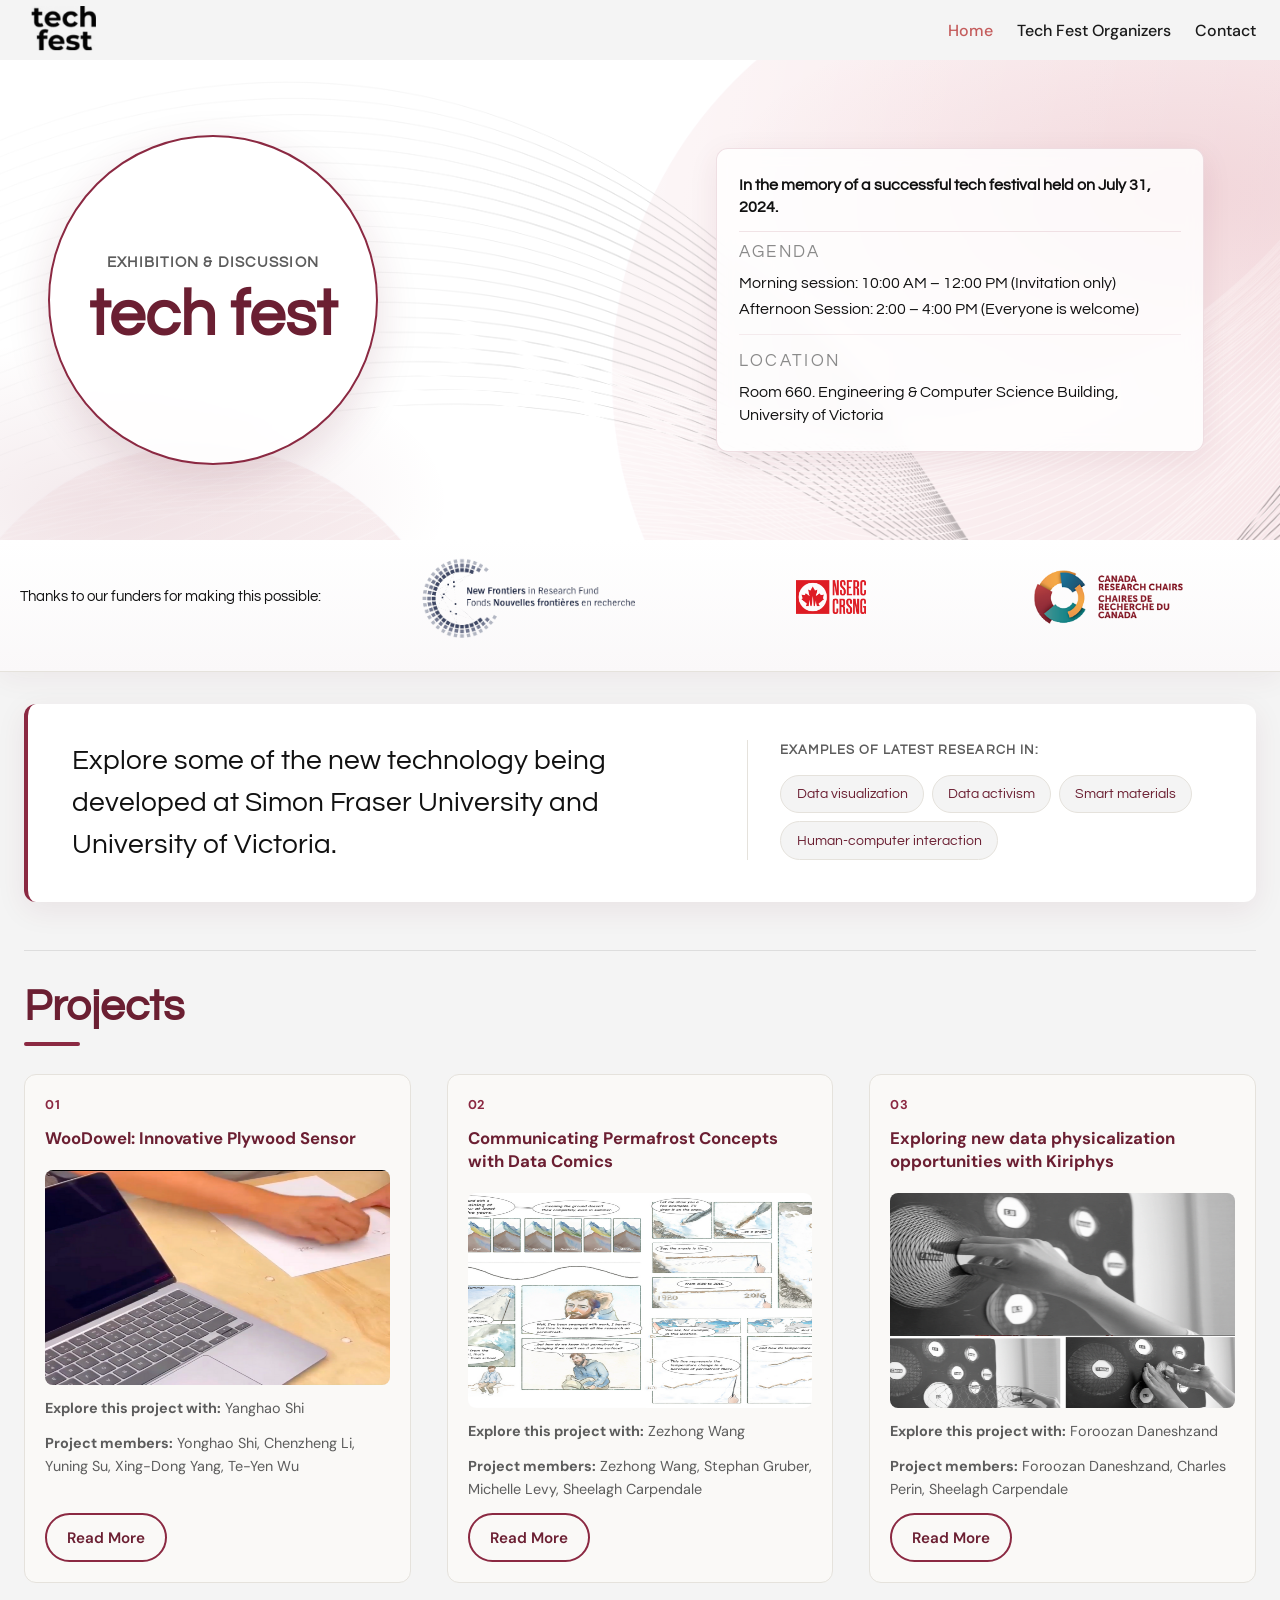
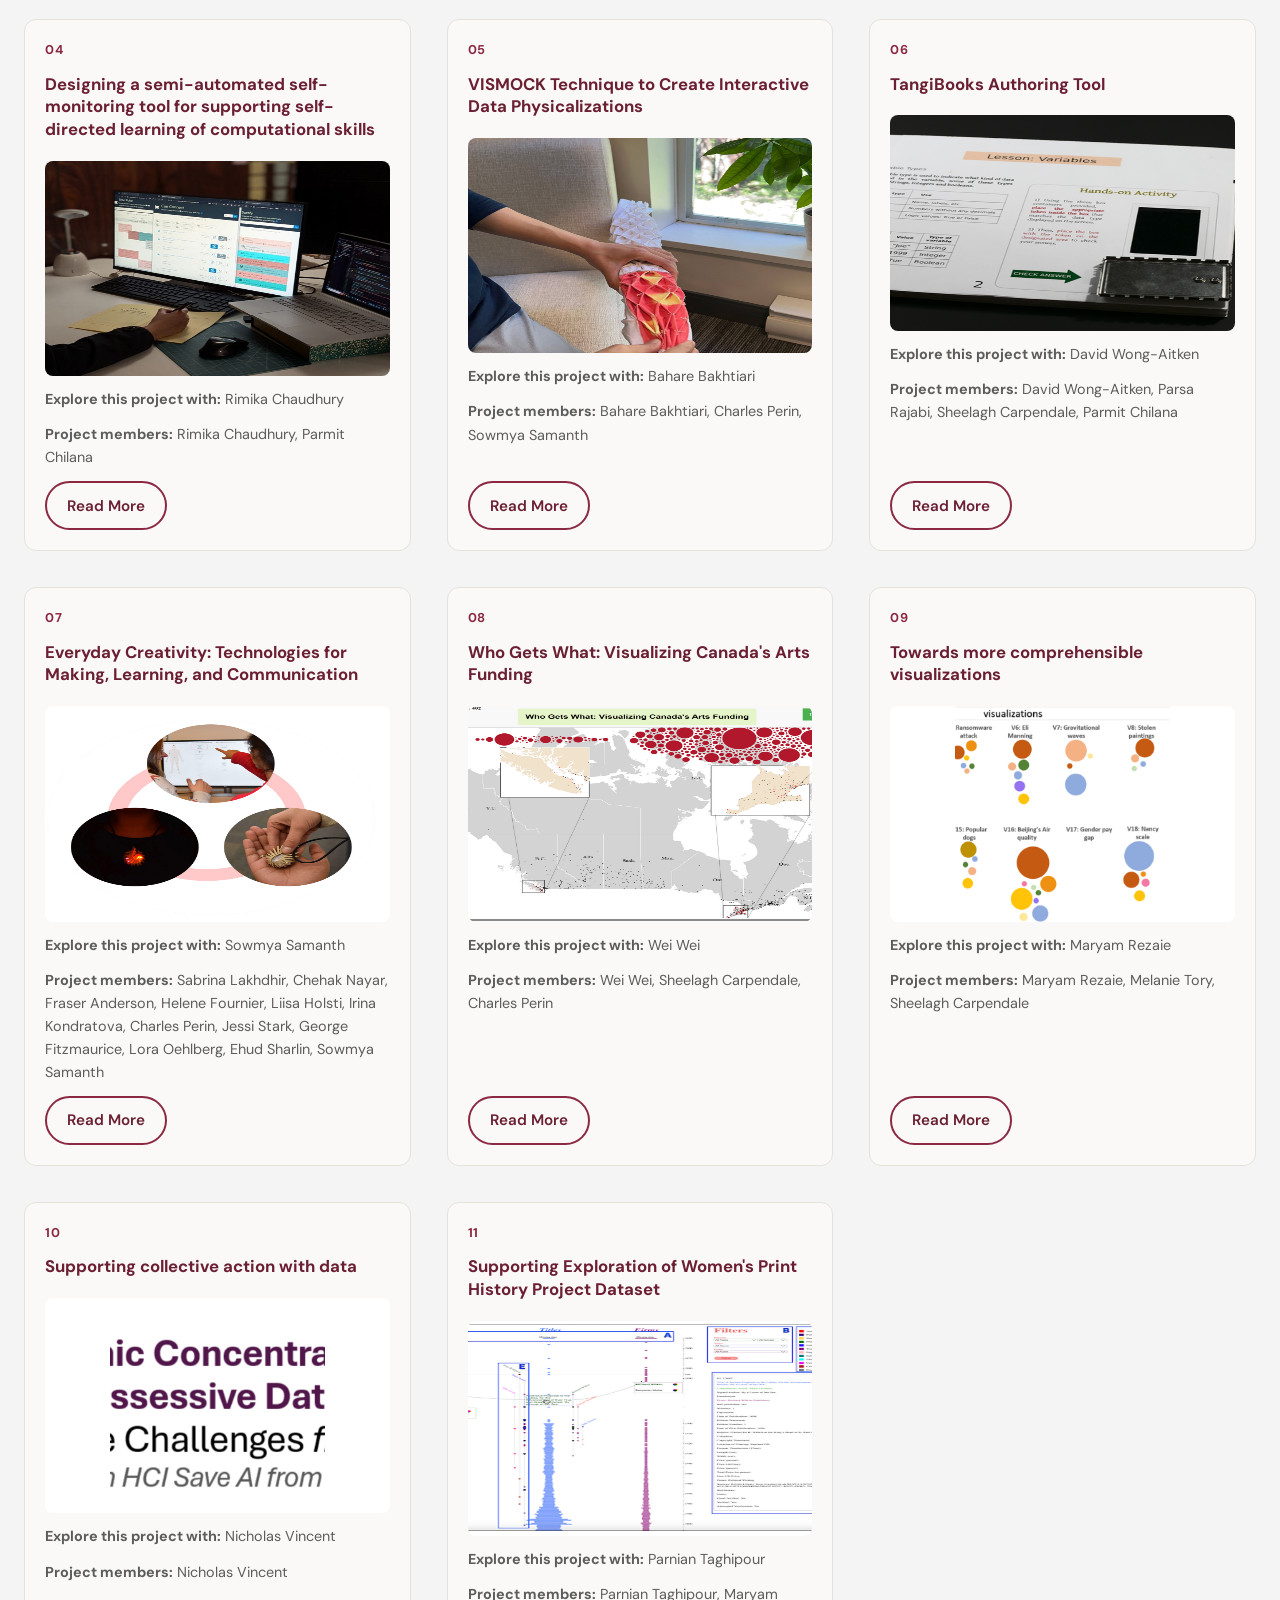
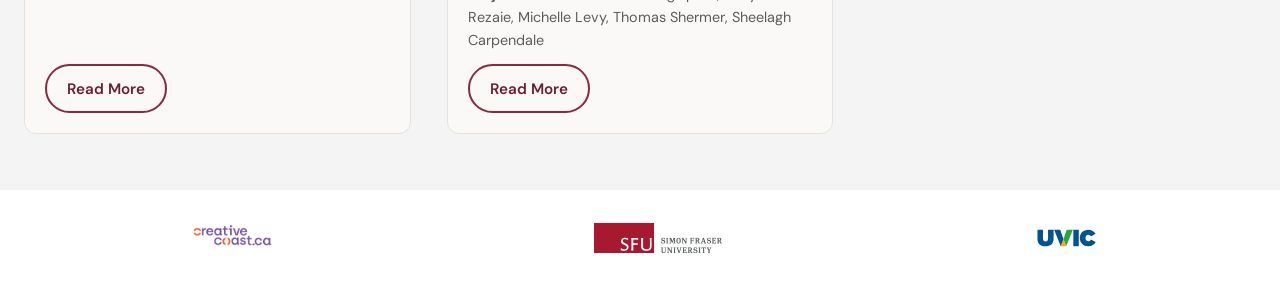
<file: index.html>
<!DOCTYPE html>
<html lang="en">
<head>
  <meta charset="UTF-8">
  <meta name="viewport" content="width=device-width, initial-scale=1.0">
  <title>Home | Tech Fest</title>
  <meta name="description" content="Tech Fest – exploring new technology from Simon Fraser University and University of Victoria.">
  <link rel="icon" href="assets/images/logo-minimal.png" type="image/png">
  <link rel="preconnect" href="https://fonts.googleapis.com">
  <link rel="preconnect" href="https://fonts.gstatic.com" crossorigin>
  <link href="https://fonts.googleapis.com/css2?family=DM+Sans:ital,opsz,wght@0,9..40,400;0,9..40,500;0,9..40,600;0,9..40,700;1,9..40,400&family=Questrial&display=swap" rel="stylesheet">
  <link rel="stylesheet" href="assets/css/styles.css">
</head>
<body class="page-home">
  <a class="skip-link" href="#main">Skip to content</a>
  <header class="site-header">
    <div class="container header-inner">
      <a class="brand" href="index.html">
        <img src="assets/images/logo-techfest.png" alt="Tech Fest logo" width="67" height="48">
      </a>
      <button class="nav-toggle" aria-expanded="false" aria-controls="site-nav" aria-label="Toggle navigation">
        <span></span><span></span><span></span>
      </button>
      <nav id="site-nav" class="site-nav" aria-label="Main">
        <ul>
          <li><a href="index.html" class="active">Home</a></li>
<li><a href="organizers.html">Tech Fest Organizers</a></li>
<li><a href="contact.html">Contact</a></li>
        </ul>
      </nav>
    </div>
  </header>
  <main id="main">
    
    <section class="hero" aria-label="Tech Fest introduction">
      <div class="hero-panel">
        <div class="hero-main">
          <img class="hero-decor" src="assets/images/hero-bg.png" alt="" aria-hidden="true">
          <div class="hero-layout">
            <div class="hero-brand">
              <div class="hero-circle">
                <p class="hero-circle-label">Exhibition &amp; Discussion</p>
                <p class="hero-circle-title">tech fest</p>
              </div>
            </div>
            <div class="hero-event">
              <p class="hero-memory">In the memory of a successful tech festival held on July 31, 2024.</p>
              <div class="hero-event-block">
                <h2 class="hero-event-heading">Agenda</h2>
                <p>Morning session: 10:00 AM – 12:00 PM (Invitation only)</p>
                <p>Afternoon Session: 2:00 – 4:00 PM (Everyone is welcome)</p>
              </div>
              <div class="hero-event-block">
                <h2 class="hero-event-heading">Location</h2>
                <p>Room 660. Engineering &amp; Computer Science Building, University of Victoria</p>
              </div>
            </div>
          </div>
        </div>
        <div class="hero-funders">
          <p class="hero-funders-text">Thanks to our funders for making this possible:</p>
          <div class="hero-funder-logos">
            <img class="funder-logo funder-logo-nfrf" src="assets/images/funder-nfrf.png" alt="New Frontiers in Research Fund">
            <img class="funder-logo funder-logo-nserc" src="assets/images/funder-nserc.png" alt="NSERC CRSNG">
            <img class="funder-logo funder-logo-crc" src="assets/images/funder-crc.png" alt="Canada Research Chairs">
          </div>
        </div>
      </div>
    </section>

    <section class="section projects-section" id="projects">
      <div class="projects-panel">
        <div class="projects-intro">
          <div class="projects-intro-card">
            <p class="projects-lead">Explore some of the new technology being developed at Simon Fraser University and University of Victoria.</p>
            <div class="projects-topics">
              <p class="topics-label">Examples of latest research in:</p>
              <ul class="topic-tags">
                <li>Data visualization</li>
                <li>Data activism</li>
                <li>Smart materials</li>
                <li>Human-computer interaction</li>
              </ul>
            </div>
          </div>
        </div>
        <header class="projects-header">
          <h2 class="projects-title">Projects</h2>
        </header>
        <div class="project-grid">
          
        <article class="project-card">
          <span class="project-num">01</span>
          <h3>WooDowel: Innovative Plywood Sensor</h3>
          <div class="project-card-image">
            <img src="assets/images/project-woodowel.png" alt="" loading="lazy">
          </div>
          <p class="project-contact"><strong>Explore this project with:</strong> Yanghao Shi</p>
          <p class="project-members"><strong>Project members:</strong> Yonghao Shi, Chenzheng Li, Yuning Su, Xing-Dong Yang, Te-Yen Wu</p>
          <a class="btn btn-outline" href="projects/woodowel.html">Read More</a>
        </article>
        <article class="project-card">
          <span class="project-num">02</span>
          <h3>Communicating Permafrost Concepts with Data Comics</h3>
          <div class="project-card-image">
            <img src="assets/images/project-data-comics.png" alt="" loading="lazy">
          </div>
          <p class="project-contact"><strong>Explore this project with:</strong> Zezhong Wang</p>
          <p class="project-members"><strong>Project members:</strong> Zezhong Wang, Stephan Gruber, Michelle Levy, Sheelagh Carpendale</p>
          <a class="btn btn-outline" href="projects/data-comics.html">Read More</a>
        </article>
        <article class="project-card">
          <span class="project-num">03</span>
          <h3>Exploring new data physicalization opportunities with Kiriphys</h3>
          <div class="project-card-image">
            <img src="assets/images/project-kiriphys.png" alt="" loading="lazy">
          </div>
          <p class="project-contact"><strong>Explore this project with:</strong> Foroozan Daneshzand</p>
          <p class="project-members"><strong>Project members:</strong> Foroozan Daneshzand, Charles Perin, Sheelagh Carpendale</p>
          <a class="btn btn-outline" href="projects/kiriphys.html">Read More</a>
        </article>
        <article class="project-card">
          <span class="project-num">04</span>
          <h3>Designing a semi-automated self-monitoring tool for supporting self-directed learning of computational skills</h3>
          <div class="project-card-image">
            <img src="assets/images/project-self-monitoring.jpg" alt="" loading="lazy">
          </div>
          <p class="project-contact"><strong>Explore this project with:</strong> Rimika Chaudhury</p>
          <p class="project-members"><strong>Project members:</strong> Rimika Chaudhury, Parmit Chilana</p>
          <a class="btn btn-outline" href="projects/self-monitoring-tool.html">Read More</a>
        </article>
        <article class="project-card">
          <span class="project-num">05</span>
          <h3>VISMOCK Technique to Create Interactive Data Physicalizations</h3>
          <div class="project-card-image">
            <img src="assets/images/project-vismock.jpg" alt="" loading="lazy">
          </div>
          <p class="project-contact"><strong>Explore this project with:</strong> Bahare Bakhtiari</p>
          <p class="project-members"><strong>Project members:</strong> Bahare Bakhtiari, Charles Perin, Sowmya Samanth</p>
          <a class="btn btn-outline" href="projects/vismock.html">Read More</a>
        </article>
        <article class="project-card">
          <span class="project-num">06</span>
          <h3>TangiBooks Authoring Tool</h3>
          <div class="project-card-image">
            <img src="assets/images/project-tangibooks.png" alt="" loading="lazy">
          </div>
          <p class="project-contact"><strong>Explore this project with:</strong> David Wong-Aitken</p>
          <p class="project-members"><strong>Project members:</strong> David Wong-Aitken, Parsa Rajabi, Sheelagh Carpendale, Parmit Chilana</p>
          <a class="btn btn-outline" href="projects/tangibooks.html">Read More</a>
        </article>
        <article class="project-card">
          <span class="project-num">07</span>
          <h3>Everyday Creativity: Technologies for Making, Learning, and Communication</h3>
          <div class="project-card-image project-card-image-white">
            <img src="assets/images/project-everyday-creativity.png" alt="" loading="lazy">
          </div>
          <p class="project-contact"><strong>Explore this project with:</strong> Sowmya Samanth</p>
          <p class="project-members"><strong>Project members:</strong> Sabrina Lakhdhir, Chehak Nayar, Fraser Anderson, Helene Fournier, Liisa Holsti, Irina Kondratova, Charles Perin, Jessi Stark, George Fitzmaurice, Lora Oehlberg, Ehud Sharlin, Sowmya Samanth</p>
          <a class="btn btn-outline" href="projects/everyday-creativity.html">Read More</a>
        </article>
        <article class="project-card">
          <span class="project-num">08</span>
          <h3>Who Gets What: Visualizing Canada&#x27;s Arts Funding</h3>
          <div class="project-card-image">
            <img src="assets/images/project-arts-funding.png" alt="" loading="lazy">
          </div>
          <p class="project-contact"><strong>Explore this project with:</strong> Wei Wei</p>
          <p class="project-members"><strong>Project members:</strong> Wei Wei, Sheelagh Carpendale, Charles Perin</p>
          <a class="btn btn-outline" href="projects/arts-funding.html">Read More</a>
        </article>
        <article class="project-card">
          <span class="project-num">09</span>
          <h3>Towards more comprehensible visualizations</h3>
          <div class="project-card-image project-card-image-contain project-card-image-white">
            <img src="assets/images/project-visualizations.jpg" alt="" loading="lazy">
          </div>
          <p class="project-contact"><strong>Explore this project with:</strong> Maryam Rezaie</p>
          <p class="project-members"><strong>Project members:</strong> Maryam Rezaie, Melanie Tory, Sheelagh Carpendale</p>
          <a class="btn btn-outline" href="projects/comprehensible-visualizations.html">Read More</a>
        </article>
        <article class="project-card">
          <span class="project-num">10</span>
          <h3>Supporting collective action with data</h3>
          <div class="project-card-image project-card-image-contain project-card-image-white">
            <img src="assets/images/project-collective-action.png" alt="" loading="lazy">
          </div>
          <p class="project-contact"><strong>Explore this project with:</strong> Nicholas Vincent</p>
          <p class="project-members"><strong>Project members:</strong> Nicholas Vincent</p>
          <a class="btn btn-outline" href="projects/collective-action.html">Read More</a>
        </article>
        <article class="project-card">
          <span class="project-num">11</span>
          <h3>Supporting Exploration of Women&#x27;s Print History Project Dataset</h3>
          <div class="project-card-image">
            <img src="assets/images/project-womens-print-history.png" alt="" loading="lazy">
          </div>
          <p class="project-contact"><strong>Explore this project with:</strong> Parnian Taghipour</p>
          <p class="project-members"><strong>Project members:</strong> Parnian Taghipour, Maryam Rezaie, Michelle Levy, Thomas Shermer, Sheelagh Carpendale</p>
          <a class="btn btn-outline" href="projects/womens-print-history.html">Read More</a>
        </article>
        </div>
      </div>
    </section>
    
  </main>
  
  <footer class="site-partners" aria-label="Partner institutions">
    <div class="partners-strip-inner">
      <img src="assets/images/creative-coast-logo.png" alt="Creative Coast" class="partners-logo partners-logo-creative-coast">
      <img src="assets/images/sfu-logo.png" alt="Simon Fraser University" class="partners-logo partners-logo-sfu">
      <img src="assets/images/uvic-logo.svg" alt="University of Victoria" class="partners-logo partners-logo-uvic">
    </div>
  </footer>
  <script src="assets/js/main.js"></script>
</body>
</html>
</file>
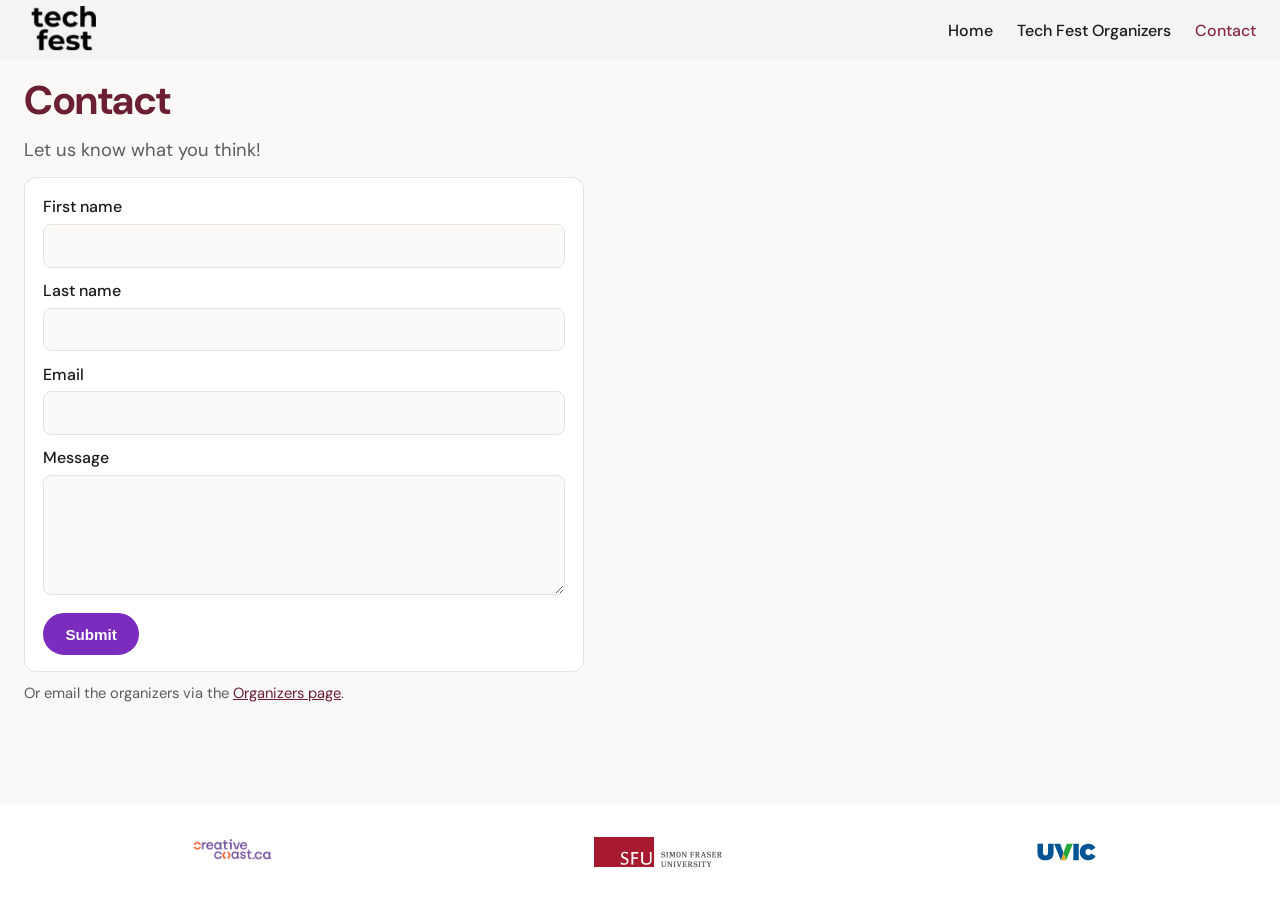
<file: contact.html>
<!DOCTYPE html>
<html lang="en">
<head>
  <meta charset="UTF-8">
  <meta name="viewport" content="width=device-width, initial-scale=1.0">
  <title>Contact | Tech Fest</title>
  <meta name="description" content="Tech Fest – exploring new technology from Simon Fraser University and University of Victoria.">
  <link rel="icon" href="assets/images/logo-minimal.png" type="image/png">
  <link rel="preconnect" href="https://fonts.googleapis.com">
  <link rel="preconnect" href="https://fonts.gstatic.com" crossorigin>
  <link href="https://fonts.googleapis.com/css2?family=DM+Sans:ital,opsz,wght@0,9..40,400;0,9..40,500;0,9..40,600;0,9..40,700;1,9..40,400&family=Questrial&display=swap" rel="stylesheet">
  <link rel="stylesheet" href="assets/css/styles.css">
</head>
<body class="page-contact">
  <a class="skip-link" href="#main">Skip to content</a>
  <header class="site-header">
    <div class="container header-inner">
      <a class="brand" href="index.html">
        <img src="assets/images/logo-techfest.png" alt="Tech Fest logo" width="67" height="48">
      </a>
      <button class="nav-toggle" aria-expanded="false" aria-controls="site-nav" aria-label="Toggle navigation">
        <span></span><span></span><span></span>
      </button>
      <nav id="site-nav" class="site-nav" aria-label="Main">
        <ul>
          <li><a href="index.html">Home</a></li>
<li><a href="organizers.html">Tech Fest Organizers</a></li>
<li><a href="contact.html" class="active">Contact</a></li>
        </ul>
      </nav>
    </div>
  </header>
  <main id="main">
    
    <section class="section contact-page">
      <div class="contact-page-inner">
        <h1>Contact</h1>
        <p class="lead">Let us know what you think!</p>
        <div class="form-success" id="form-success" hidden role="status">
          <p><strong>Thank you!</strong> Your message was sent successfully.</p>
        </div>
        <form class="contact-form" action="https://formsubmit.co/sheelagh@sfu.ca" method="POST">
          <input type="hidden" name="_subject" value="Tech Fest website contact form">
          <input type="hidden" name="_next" value="https://innovis-sfu.github.io/Techfest/contact.html?sent=1">
          <input type="hidden" name="_captcha" value="false">
          <input type="text" name="_honey" class="form-honey" tabindex="-1" autocomplete="off" aria-hidden="true">
          <div class="form-row">
            <label for="first-name">First name</label>
            <input id="first-name" name="first_name" type="text" autocomplete="given-name" required>
          </div>
          <div class="form-row">
            <label for="last-name">Last name</label>
            <input id="last-name" name="last_name" type="text" autocomplete="family-name" required>
          </div>
          <div class="form-row">
            <label for="email">Email</label>
            <input id="email" name="email" type="email" autocomplete="email" required>
          </div>
          <div class="form-row">
            <label for="message">Message</label>
            <textarea id="message" name="message" rows="4" required></textarea>
          </div>
          <button class="btn btn-primary" type="submit">Submit</button>
        </form>
        <p class="contact-alt">Or email the organizers via the <a href="organizers.html">Organizers page</a>.</p>
      </div>
    </section>
    
  </main>
  
  <footer class="site-partners" aria-label="Partner institutions">
    <div class="partners-strip-inner">
      <img src="assets/images/creative-coast-logo.png" alt="Creative Coast" class="partners-logo partners-logo-creative-coast">
      <img src="assets/images/sfu-logo.png" alt="Simon Fraser University" class="partners-logo partners-logo-sfu">
      <img src="assets/images/uvic-logo.svg" alt="University of Victoria" class="partners-logo partners-logo-uvic">
    </div>
  </footer>
  <script src="assets/js/main.js"></script>
</body>
</html>
</file>
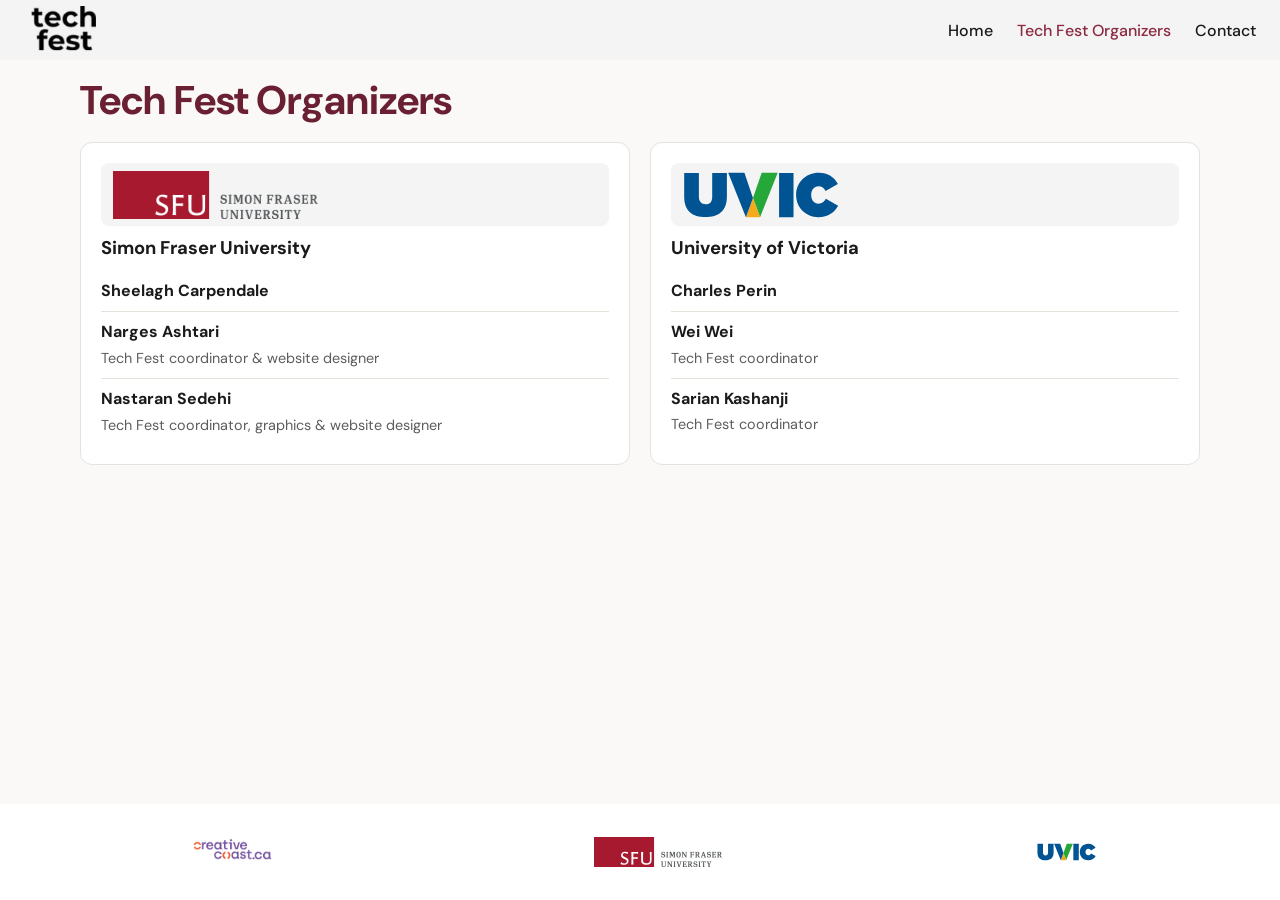
<file: organizers.html>
<!DOCTYPE html>
<html lang="en">
<head>
  <meta charset="UTF-8">
  <meta name="viewport" content="width=device-width, initial-scale=1.0">
  <title>Tech Fest Organizers | Tech Fest</title>
  <meta name="description" content="Tech Fest – exploring new technology from Simon Fraser University and University of Victoria.">
  <link rel="icon" href="assets/images/logo-minimal.png" type="image/png">
  <link rel="preconnect" href="https://fonts.googleapis.com">
  <link rel="preconnect" href="https://fonts.gstatic.com" crossorigin>
  <link href="https://fonts.googleapis.com/css2?family=DM+Sans:ital,opsz,wght@0,9..40,400;0,9..40,500;0,9..40,600;0,9..40,700;1,9..40,400&family=Questrial&display=swap" rel="stylesheet">
  <link rel="stylesheet" href="assets/css/styles.css">
</head>
<body class="page-organizers">
  <a class="skip-link" href="#main">Skip to content</a>
  <header class="site-header">
    <div class="container header-inner">
      <a class="brand" href="index.html">
        <img src="assets/images/logo-techfest.png" alt="Tech Fest logo" width="67" height="48">
      </a>
      <button class="nav-toggle" aria-expanded="false" aria-controls="site-nav" aria-label="Toggle navigation">
        <span></span><span></span><span></span>
      </button>
      <nav id="site-nav" class="site-nav" aria-label="Main">
        <ul>
          <li><a href="index.html">Home</a></li>
<li><a href="organizers.html" class="active">Tech Fest Organizers</a></li>
<li><a href="contact.html">Contact</a></li>
        </ul>
      </nav>
    </div>
  </header>
  <main id="main">
    
    <section class="section">
      <div class="container organizers-page">
        <h1>Tech Fest Organizers</h1>
        <div class="organizers-grid">
        <div class="org-block">
          <div class="org-logo-frame">
            <img src="assets/images/sfu-logo.png" alt="Simon Fraser University" class="org-logo">
          </div>
          <h2>Simon Fraser University</h2>
          <ul class="org-list">
            <li><strong>Sheelagh Carpendale</strong></li>
            <li><strong>Narges Ashtari</strong><br><span class="role">Tech Fest coordinator &amp; website designer</span></li>
            <li><strong>Nastaran Sedehi</strong><br><span class="role">Tech Fest coordinator, graphics &amp; website designer</span></li>
          </ul>
        </div>
        <div class="org-block">
          <div class="org-logo-frame">
            <img src="assets/images/uvic-logo.svg" alt="University of Victoria" class="org-logo">
          </div>
          <h2>University of Victoria</h2>
          <ul class="org-list">
            <li><strong>Charles Perin</strong></li>
            <li><strong>Wei Wei</strong><br><span class="role">Tech Fest coordinator</span></li>
            <li><strong>Sarian Kashanji</strong><br><span class="role">Tech Fest coordinator</span></li>
          </ul>
        </div>
        </div>
      </div>
    </section>
    
  </main>
  
  <footer class="site-partners" aria-label="Partner institutions">
    <div class="partners-strip-inner">
      <img src="assets/images/creative-coast-logo.png" alt="Creative Coast" class="partners-logo partners-logo-creative-coast">
      <img src="assets/images/sfu-logo.png" alt="Simon Fraser University" class="partners-logo partners-logo-sfu">
      <img src="assets/images/uvic-logo.svg" alt="University of Victoria" class="partners-logo partners-logo-uvic">
    </div>
  </footer>
  <script src="assets/js/main.js"></script>
</body>
</html>
</file>
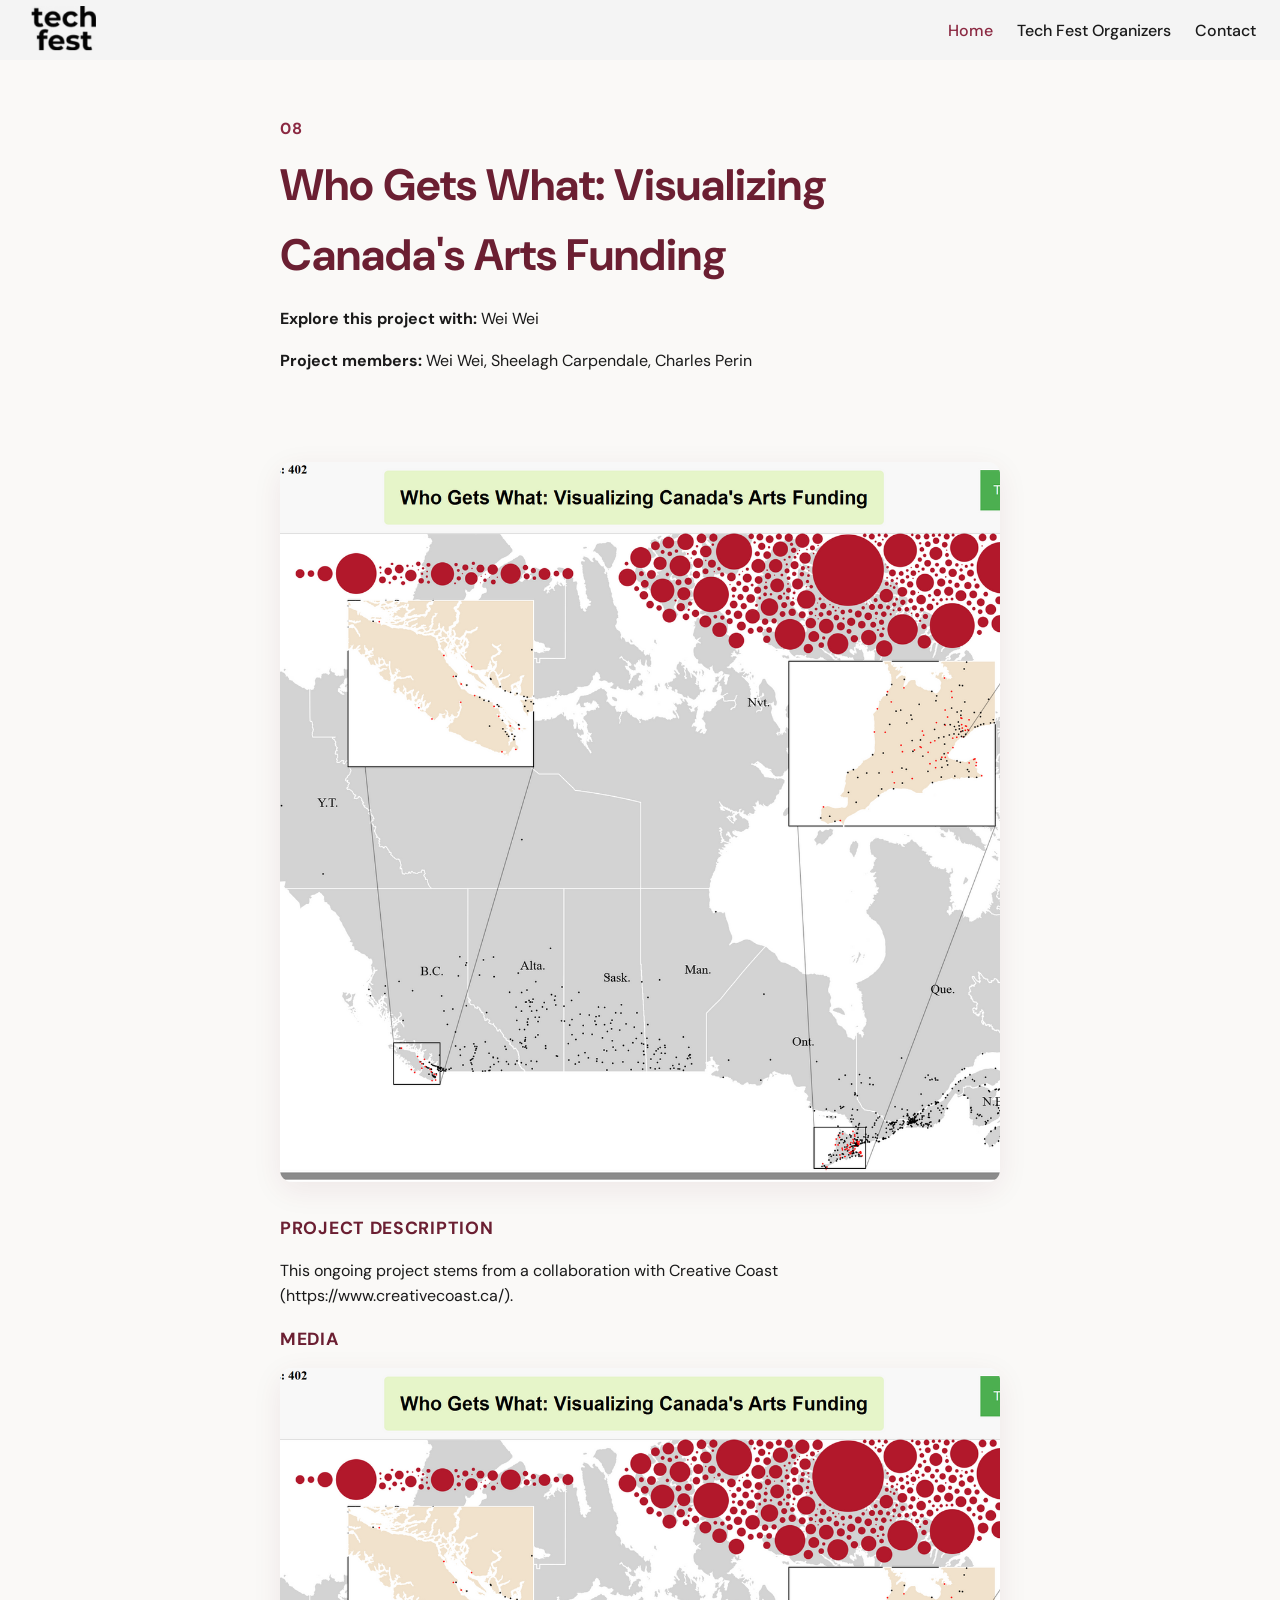
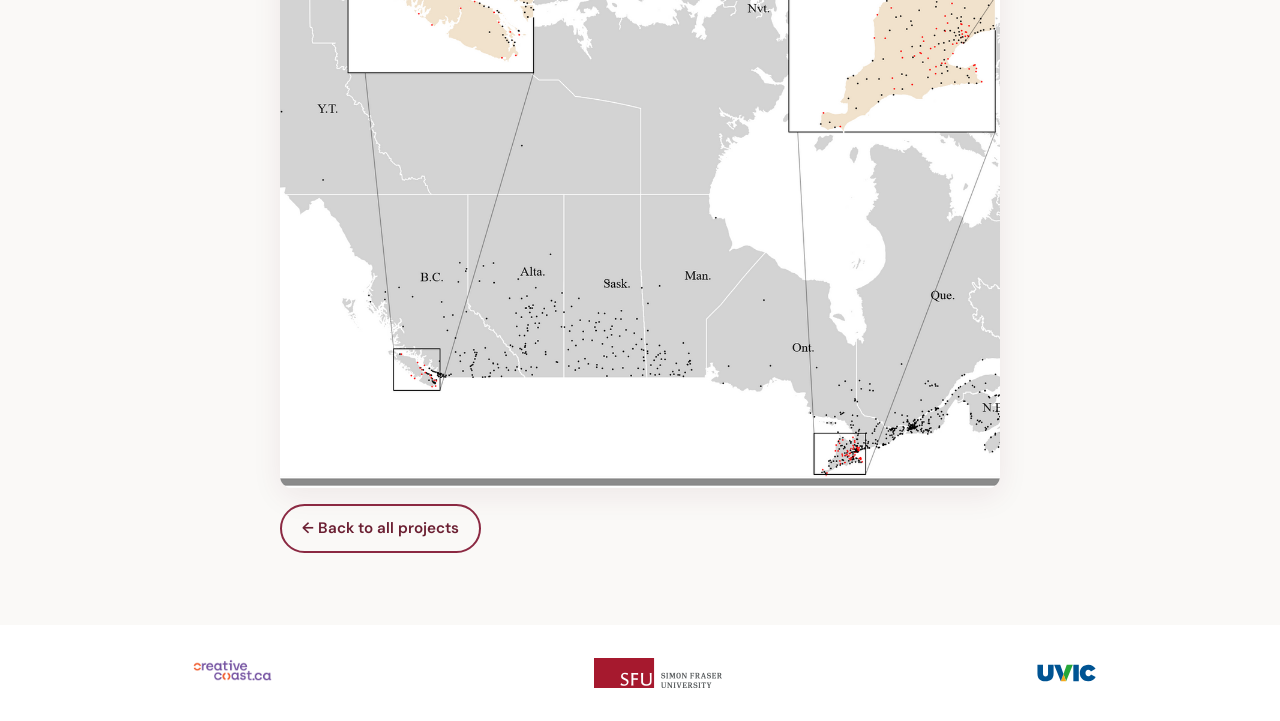
<file: projects/arts-funding.html>
<!DOCTYPE html>
<html lang="en">
<head>
  <meta charset="UTF-8">
  <meta name="viewport" content="width=device-width, initial-scale=1.0">
  <title>Who Gets What: Visualizing Canada&#x27;s Arts Funding | Tech Fest</title>
  <meta name="description" content="Tech Fest – exploring new technology from Simon Fraser University and University of Victoria.">
  <link rel="icon" href="../assets/images/logo-minimal.png" type="image/png">
  <link rel="preconnect" href="https://fonts.googleapis.com">
  <link rel="preconnect" href="https://fonts.gstatic.com" crossorigin>
  <link href="https://fonts.googleapis.com/css2?family=DM+Sans:ital,opsz,wght@0,9..40,400;0,9..40,500;0,9..40,600;0,9..40,700;1,9..40,400&family=Questrial&display=swap" rel="stylesheet">
  <link rel="stylesheet" href="../assets/css/styles.css">
</head>
<body>
  <a class="skip-link" href="#main">Skip to content</a>
  <header class="site-header">
    <div class="container header-inner">
      <a class="brand" href="../index.html">
        <img src="../assets/images/logo-techfest.png" alt="Tech Fest logo" width="67" height="48">
      </a>
      <button class="nav-toggle" aria-expanded="false" aria-controls="site-nav" aria-label="Toggle navigation">
        <span></span><span></span><span></span>
      </button>
      <nav id="site-nav" class="site-nav" aria-label="Main">
        <ul>
          <li><a href="../index.html" class="active">Home</a></li>
<li><a href="../organizers.html">Tech Fest Organizers</a></li>
<li><a href="../contact.html">Contact</a></li>
        </ul>
      </nav>
    </div>
  </header>
  <main id="main">
    
    <section class="section page-header project-header">
      <div class="container narrow">
        <span class="project-num">08</span>
        <h1>Who Gets What: Visualizing Canada&#x27;s Arts Funding</h1>
        <p><strong>Explore this project with:</strong> Wei Wei</p>
        <p><strong>Project members:</strong> Wei Wei, Sheelagh Carpendale, Charles Perin</p>
      </div>
    </section>
    <section class="section">
      <div class="container narrow project-body">
        <div class="project-gallery"><img src="../assets/images/project-arts-funding.png" alt="" loading="lazy"></div>
        <div class="project-block">
          <h2>Project Description</h2>
          <p>This ongoing project stems from a collaboration with Creative Coast (https://www.creativecoast.ca/).</p>
        </div>
        
        
        <div class="project-block project-media">
          <h2>Media</h2>
          <div class="project-media-stack">
            <figure class="project-media-item">
              <img src="../assets/images/project-arts-funding.png" alt="" loading="lazy">
            </figure>
          </div>
        </div>
        <p><a class="btn btn-outline" href="../index.html#projects">← Back to all projects</a></p>
      </div>
    </section>
    
  </main>
  
  <footer class="site-partners" aria-label="Partner institutions">
    <div class="partners-strip-inner">
      <img src="../assets/images/creative-coast-logo.png" alt="Creative Coast" class="partners-logo partners-logo-creative-coast">
      <img src="../assets/images/sfu-logo.png" alt="Simon Fraser University" class="partners-logo partners-logo-sfu">
      <img src="../assets/images/uvic-logo.svg" alt="University of Victoria" class="partners-logo partners-logo-uvic">
    </div>
  </footer>
  <script src="../assets/js/main.js"></script>
</body>
</html>
</file>
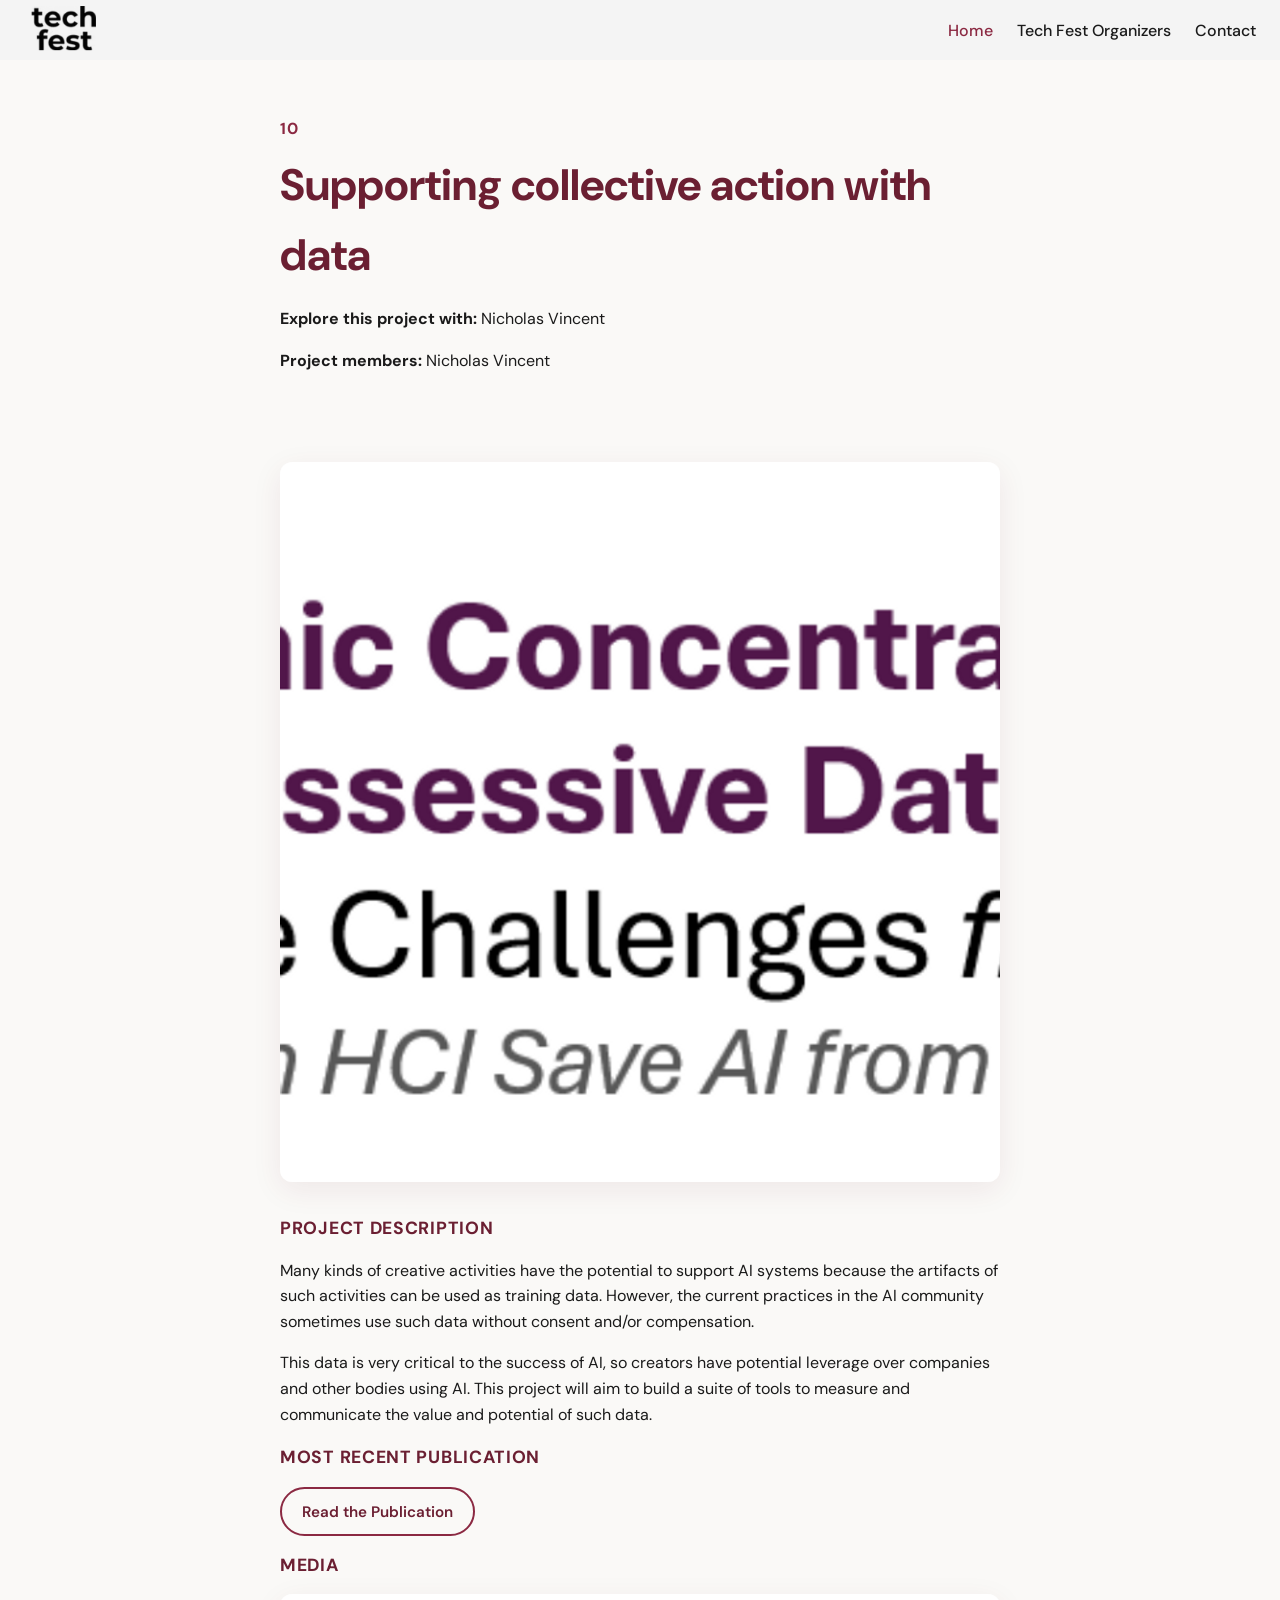
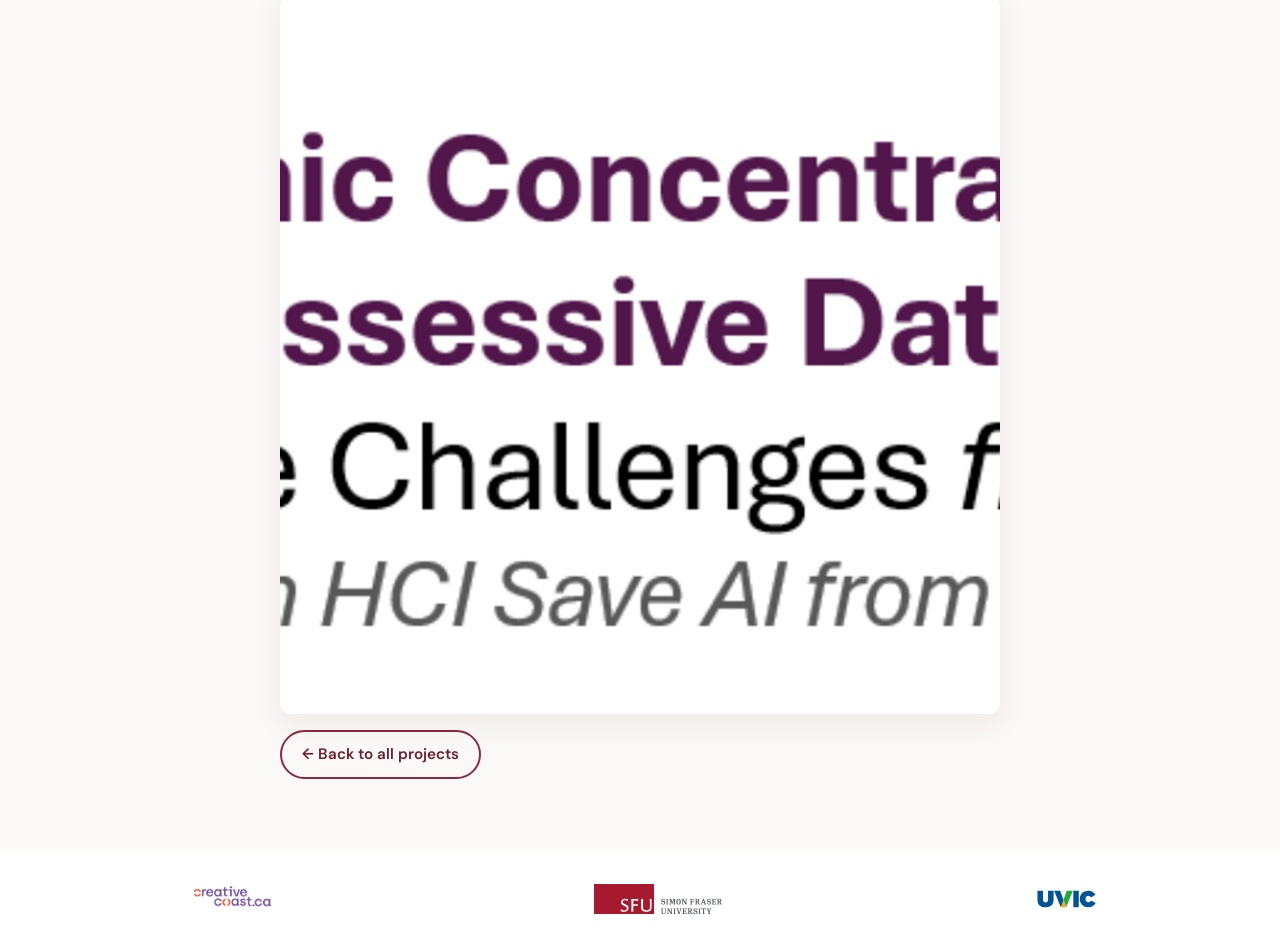
<file: projects/collective-action.html>
<!DOCTYPE html>
<html lang="en">
<head>
  <meta charset="UTF-8">
  <meta name="viewport" content="width=device-width, initial-scale=1.0">
  <title>Supporting collective action with data | Tech Fest</title>
  <meta name="description" content="Tech Fest – exploring new technology from Simon Fraser University and University of Victoria.">
  <link rel="icon" href="../assets/images/logo-minimal.png" type="image/png">
  <link rel="preconnect" href="https://fonts.googleapis.com">
  <link rel="preconnect" href="https://fonts.gstatic.com" crossorigin>
  <link href="https://fonts.googleapis.com/css2?family=DM+Sans:ital,opsz,wght@0,9..40,400;0,9..40,500;0,9..40,600;0,9..40,700;1,9..40,400&family=Questrial&display=swap" rel="stylesheet">
  <link rel="stylesheet" href="../assets/css/styles.css">
</head>
<body>
  <a class="skip-link" href="#main">Skip to content</a>
  <header class="site-header">
    <div class="container header-inner">
      <a class="brand" href="../index.html">
        <img src="../assets/images/logo-techfest.png" alt="Tech Fest logo" width="67" height="48">
      </a>
      <button class="nav-toggle" aria-expanded="false" aria-controls="site-nav" aria-label="Toggle navigation">
        <span></span><span></span><span></span>
      </button>
      <nav id="site-nav" class="site-nav" aria-label="Main">
        <ul>
          <li><a href="../index.html" class="active">Home</a></li>
<li><a href="../organizers.html">Tech Fest Organizers</a></li>
<li><a href="../contact.html">Contact</a></li>
        </ul>
      </nav>
    </div>
  </header>
  <main id="main">
    
    <section class="section page-header project-header">
      <div class="container narrow">
        <span class="project-num">10</span>
        <h1>Supporting collective action with data</h1>
        <p><strong>Explore this project with:</strong> Nicholas Vincent</p>
        <p><strong>Project members:</strong> Nicholas Vincent</p>
      </div>
    </section>
    <section class="section">
      <div class="container narrow project-body">
        <div class="project-gallery"><img src="../assets/images/project-collective-action.png" alt="" loading="lazy"></div>
        <div class="project-block">
          <h2>Project Description</h2>
          <p>Many kinds of creative activities have the potential to support AI systems because the artifacts of such activities can be used as training data. However, the current practices in the AI community sometimes use such data without consent and/or compensation.</p><p>This data is very critical to the success of AI, so creators have potential leverage over companies and other bodies using AI. This project will aim to build a suite of tools to measure and communicate the value and potential of such data.</p>
        </div>
        
        <div class="project-block">
          <h2>Most Recent Publication</h2>
          <p class="publication-link"><a class="btn btn-outline" href="https://scholar.archive.org/work/e3giylpikvbcrakiv57g7ojwbe/access/wayback/https://arch.library.northwestern.edu/downloads/vm40xs06k" target="_blank" rel="noopener noreferrer">Read the Publication</a></p>
        </div>
        
        <div class="project-block project-media">
          <h2>Media</h2>
          <div class="project-media-stack">
            <figure class="project-media-item">
              <img src="../assets/images/project-collective-action.png" alt="" loading="lazy">
            </figure>
          </div>
        </div>
        <p><a class="btn btn-outline" href="../index.html#projects">← Back to all projects</a></p>
      </div>
    </section>
    
  </main>
  
  <footer class="site-partners" aria-label="Partner institutions">
    <div class="partners-strip-inner">
      <img src="../assets/images/creative-coast-logo.png" alt="Creative Coast" class="partners-logo partners-logo-creative-coast">
      <img src="../assets/images/sfu-logo.png" alt="Simon Fraser University" class="partners-logo partners-logo-sfu">
      <img src="../assets/images/uvic-logo.svg" alt="University of Victoria" class="partners-logo partners-logo-uvic">
    </div>
  </footer>
  <script src="../assets/js/main.js"></script>
</body>
</html>
</file>
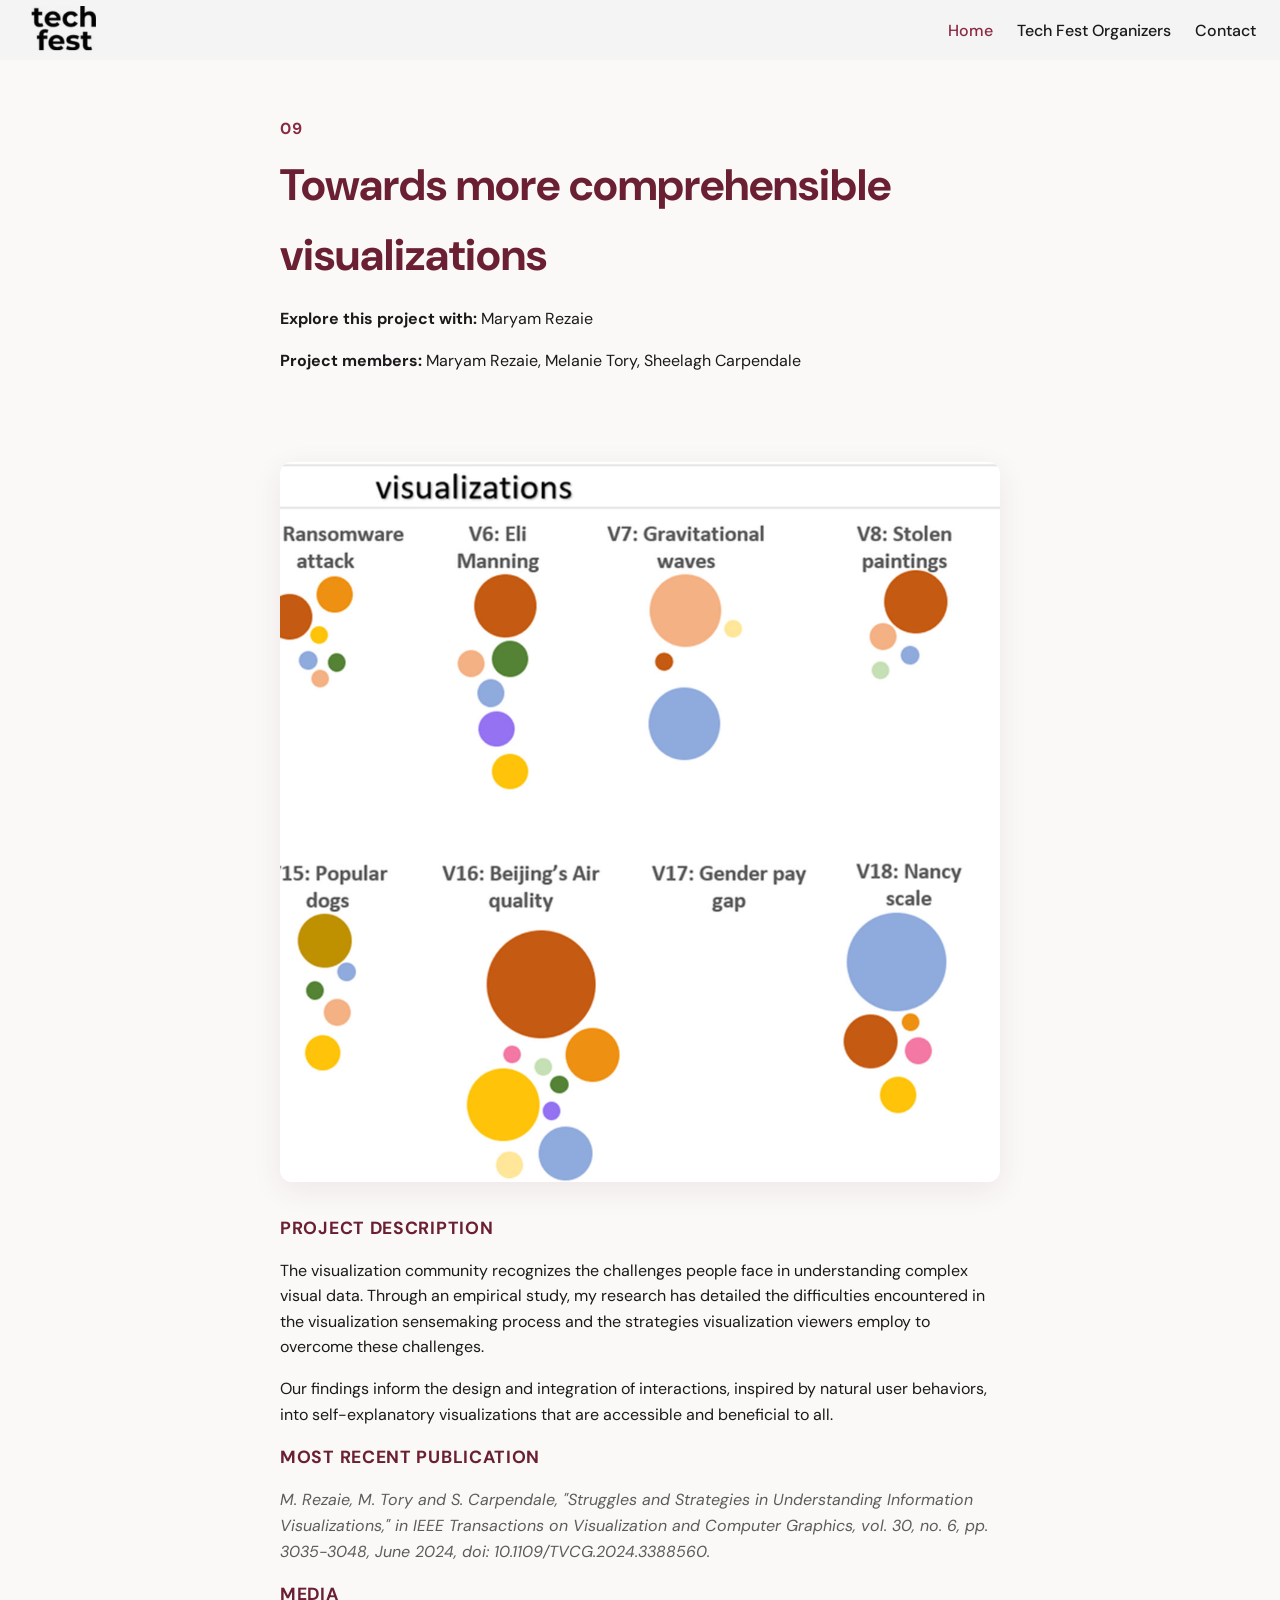
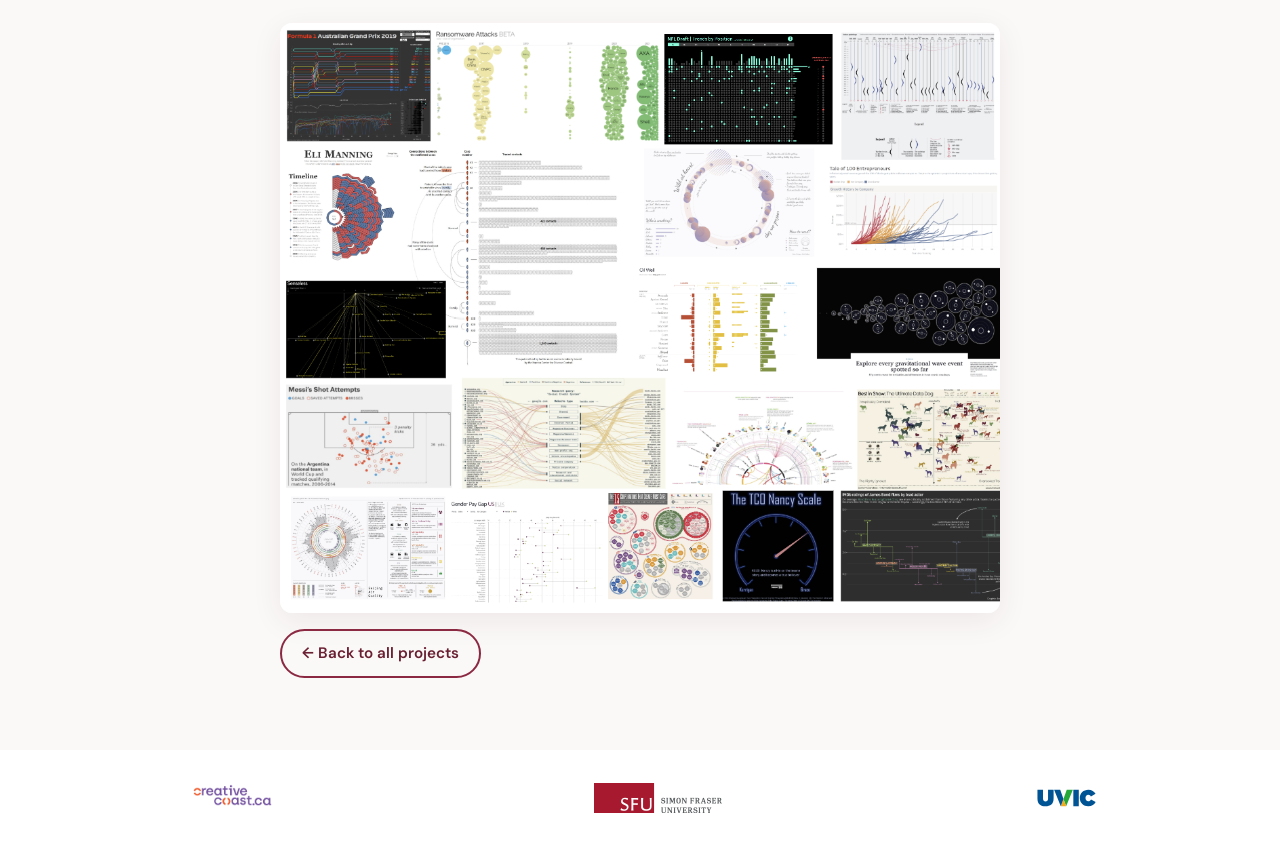
<file: projects/comprehensible-visualizations.html>
<!DOCTYPE html>
<html lang="en">
<head>
  <meta charset="UTF-8">
  <meta name="viewport" content="width=device-width, initial-scale=1.0">
  <title>Towards more comprehensible visualizations | Tech Fest</title>
  <meta name="description" content="Tech Fest – exploring new technology from Simon Fraser University and University of Victoria.">
  <link rel="icon" href="../assets/images/logo-minimal.png" type="image/png">
  <link rel="preconnect" href="https://fonts.googleapis.com">
  <link rel="preconnect" href="https://fonts.gstatic.com" crossorigin>
  <link href="https://fonts.googleapis.com/css2?family=DM+Sans:ital,opsz,wght@0,9..40,400;0,9..40,500;0,9..40,600;0,9..40,700;1,9..40,400&family=Questrial&display=swap" rel="stylesheet">
  <link rel="stylesheet" href="../assets/css/styles.css">
</head>
<body>
  <a class="skip-link" href="#main">Skip to content</a>
  <header class="site-header">
    <div class="container header-inner">
      <a class="brand" href="../index.html">
        <img src="../assets/images/logo-techfest.png" alt="Tech Fest logo" width="67" height="48">
      </a>
      <button class="nav-toggle" aria-expanded="false" aria-controls="site-nav" aria-label="Toggle navigation">
        <span></span><span></span><span></span>
      </button>
      <nav id="site-nav" class="site-nav" aria-label="Main">
        <ul>
          <li><a href="../index.html" class="active">Home</a></li>
<li><a href="../organizers.html">Tech Fest Organizers</a></li>
<li><a href="../contact.html">Contact</a></li>
        </ul>
      </nav>
    </div>
  </header>
  <main id="main">
    
    <section class="section page-header project-header">
      <div class="container narrow">
        <span class="project-num">09</span>
        <h1>Towards more comprehensible visualizations</h1>
        <p><strong>Explore this project with:</strong> Maryam Rezaie</p>
        <p><strong>Project members:</strong> Maryam Rezaie, Melanie Tory, Sheelagh Carpendale</p>
      </div>
    </section>
    <section class="section">
      <div class="container narrow project-body">
        <div class="project-gallery"><img src="../assets/images/project-visualizations.jpg" alt="" loading="lazy"></div>
        <div class="project-block">
          <h2>Project Description</h2>
          <p>The visualization community recognizes the challenges people face in understanding complex visual data. Through an empirical study, my research has detailed the difficulties encountered in the visualization sensemaking process and the strategies visualization viewers employ to overcome these challenges.</p><p>Our findings inform the design and integration of interactions, inspired by natural user behaviors, into self-explanatory visualizations that are accessible and beneficial to all.</p>
        </div>
        
        <div class="project-block">
          <h2>Most Recent Publication</h2>
          <p class="publication">M. Rezaie, M. Tory and S. Carpendale, &quot;Struggles and Strategies in Understanding Information Visualizations,&quot; in IEEE Transactions on Visualization and Computer Graphics, vol. 30, no. 6, pp. 3035-3048, June 2024, doi: 10.1109/TVCG.2024.3388560.</p>
        </div>
        
        <div class="project-block project-media">
          <h2>Media</h2>
          <div class="project-media-stack">
            <figure class="project-media-item">
              <img src="../assets/images/comprehensible-visualizations-media-01.png" alt="" loading="lazy">
            </figure>
          </div>
        </div>
        <p><a class="btn btn-outline" href="../index.html#projects">← Back to all projects</a></p>
      </div>
    </section>
    
  </main>
  
  <footer class="site-partners" aria-label="Partner institutions">
    <div class="partners-strip-inner">
      <img src="../assets/images/creative-coast-logo.png" alt="Creative Coast" class="partners-logo partners-logo-creative-coast">
      <img src="../assets/images/sfu-logo.png" alt="Simon Fraser University" class="partners-logo partners-logo-sfu">
      <img src="../assets/images/uvic-logo.svg" alt="University of Victoria" class="partners-logo partners-logo-uvic">
    </div>
  </footer>
  <script src="../assets/js/main.js"></script>
</body>
</html>
</file>
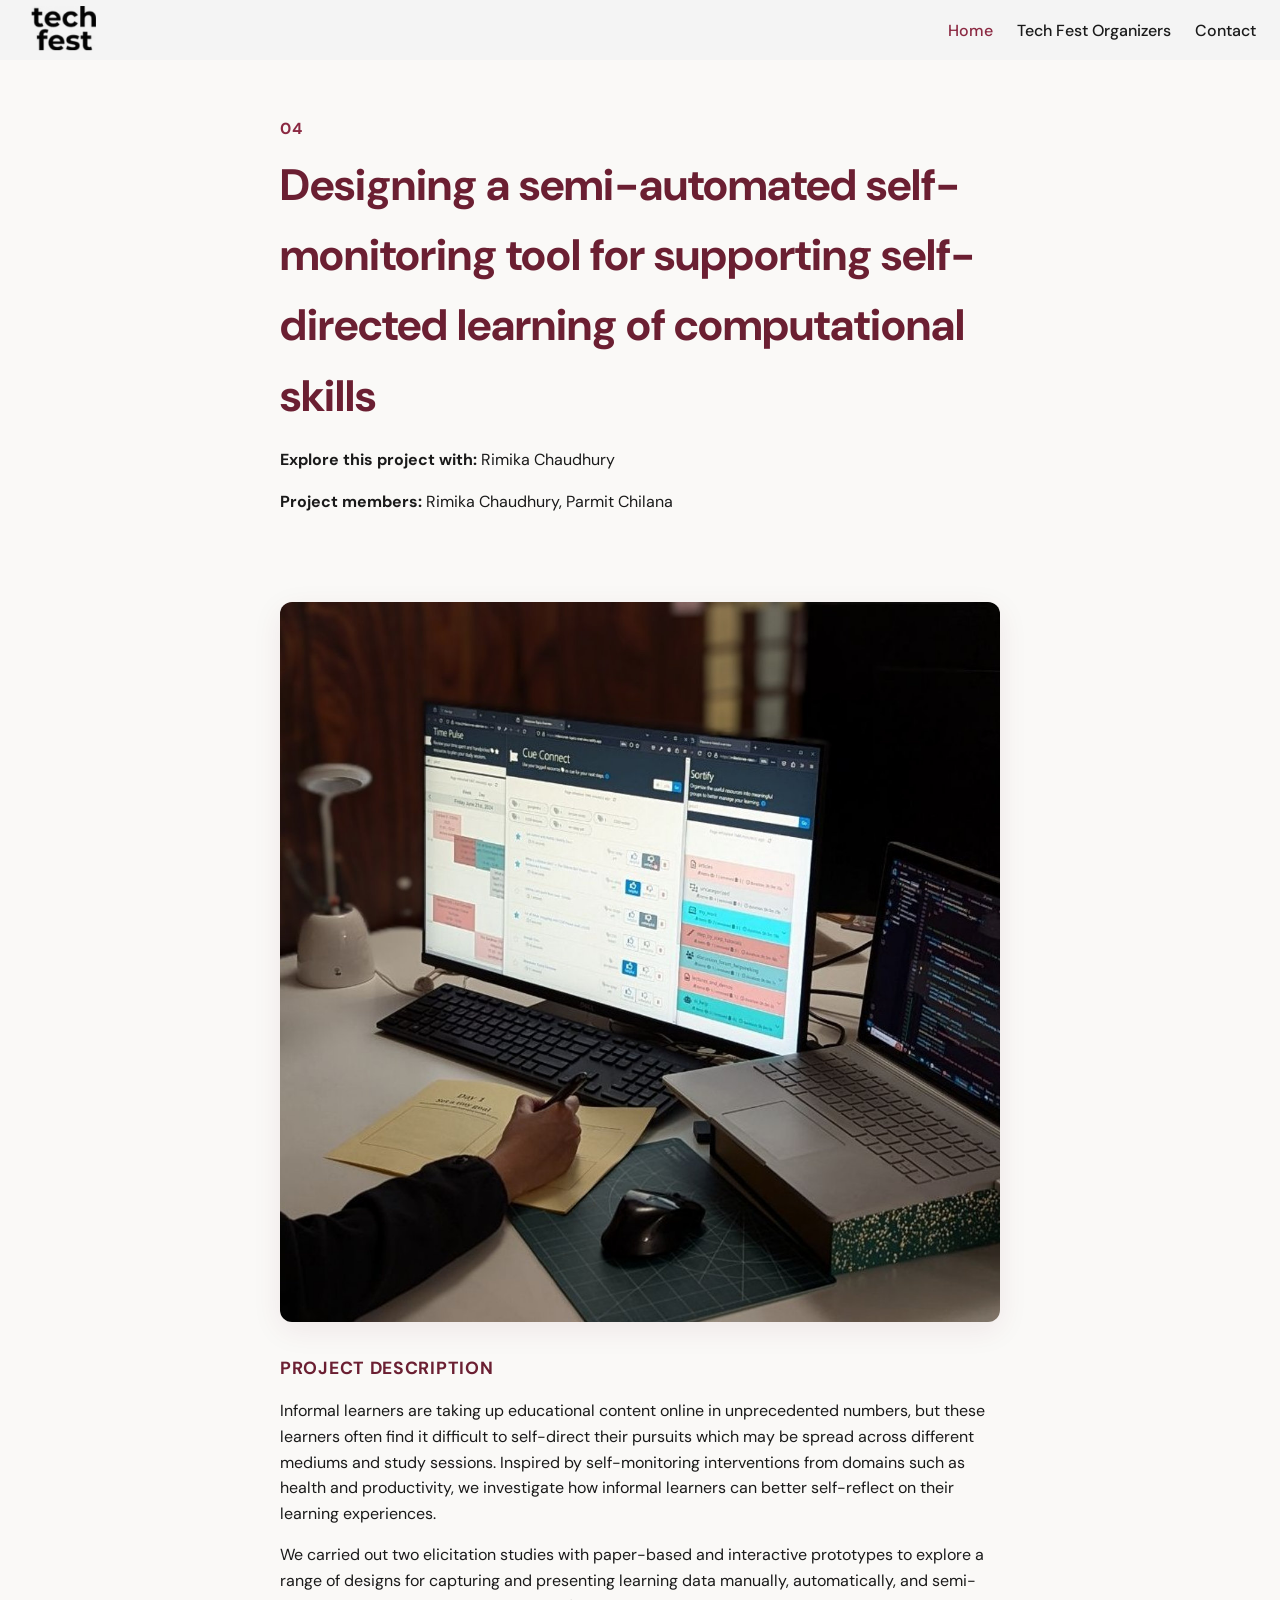
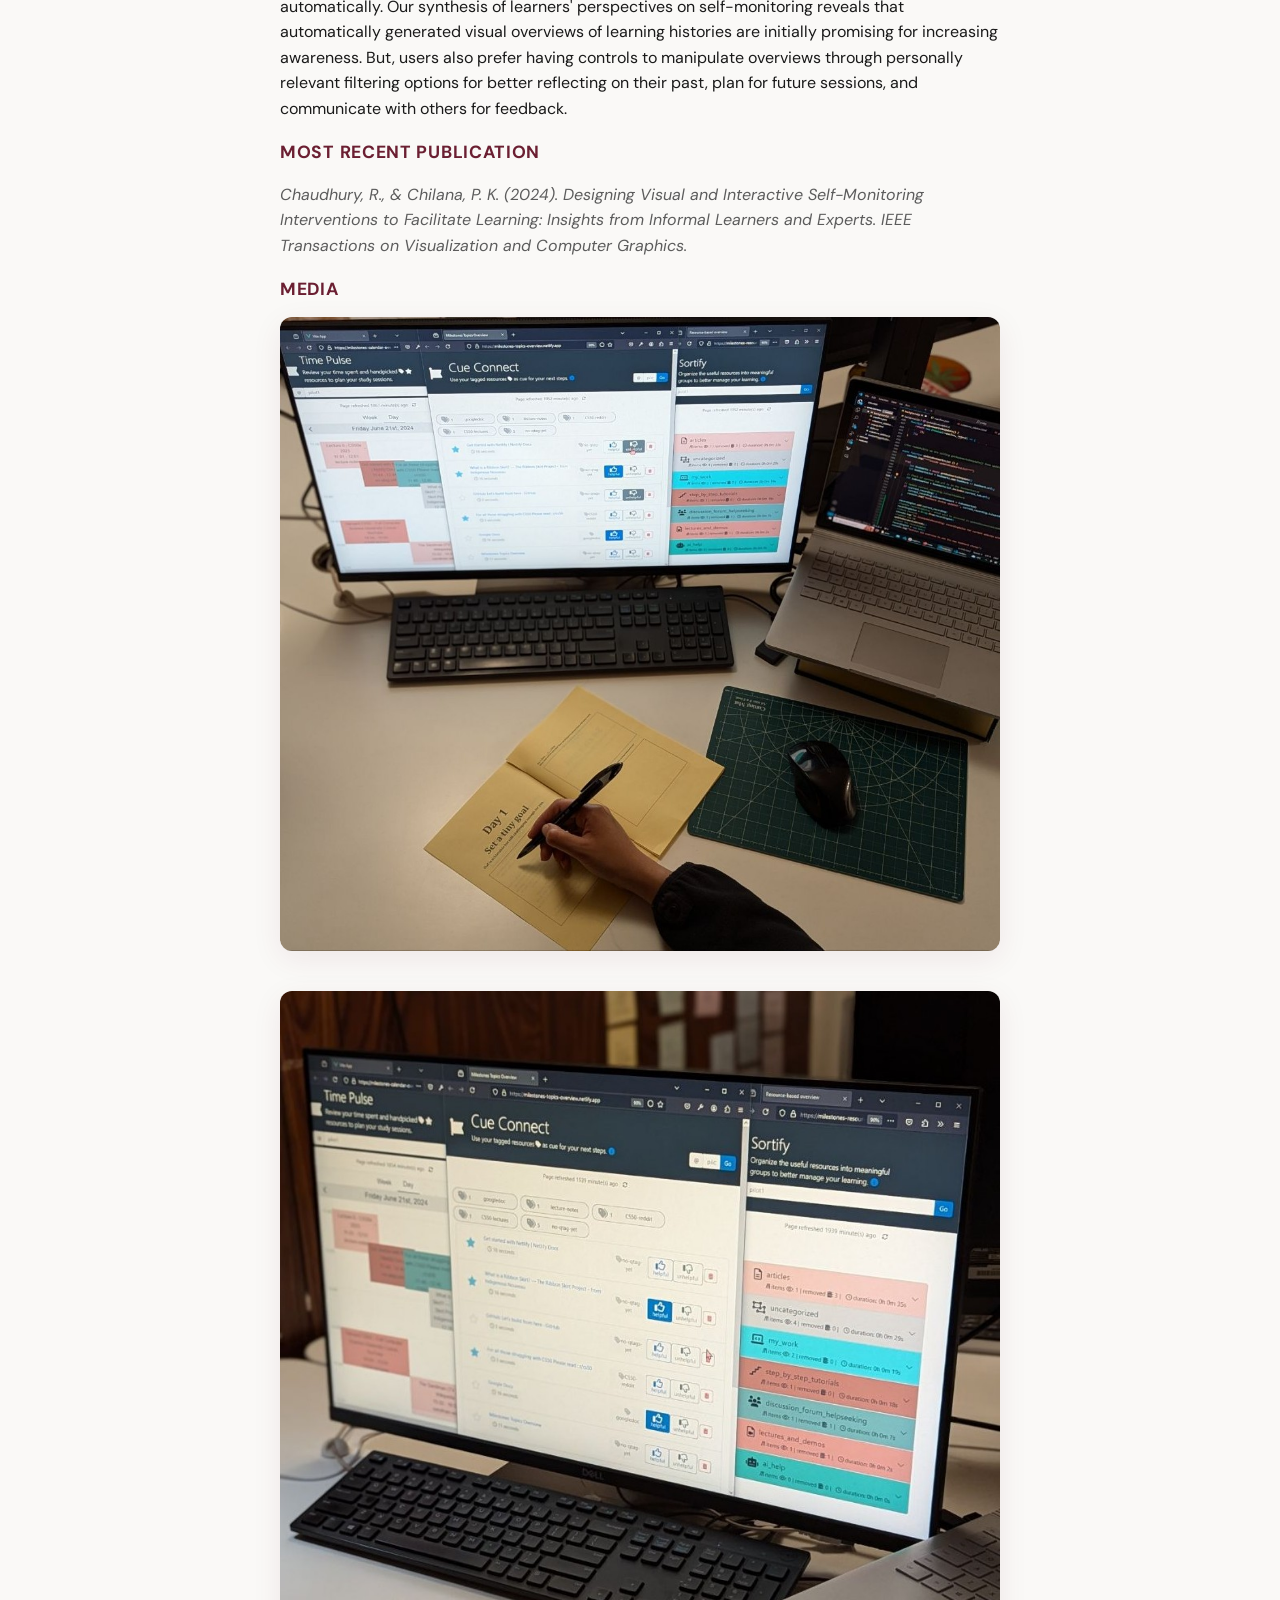
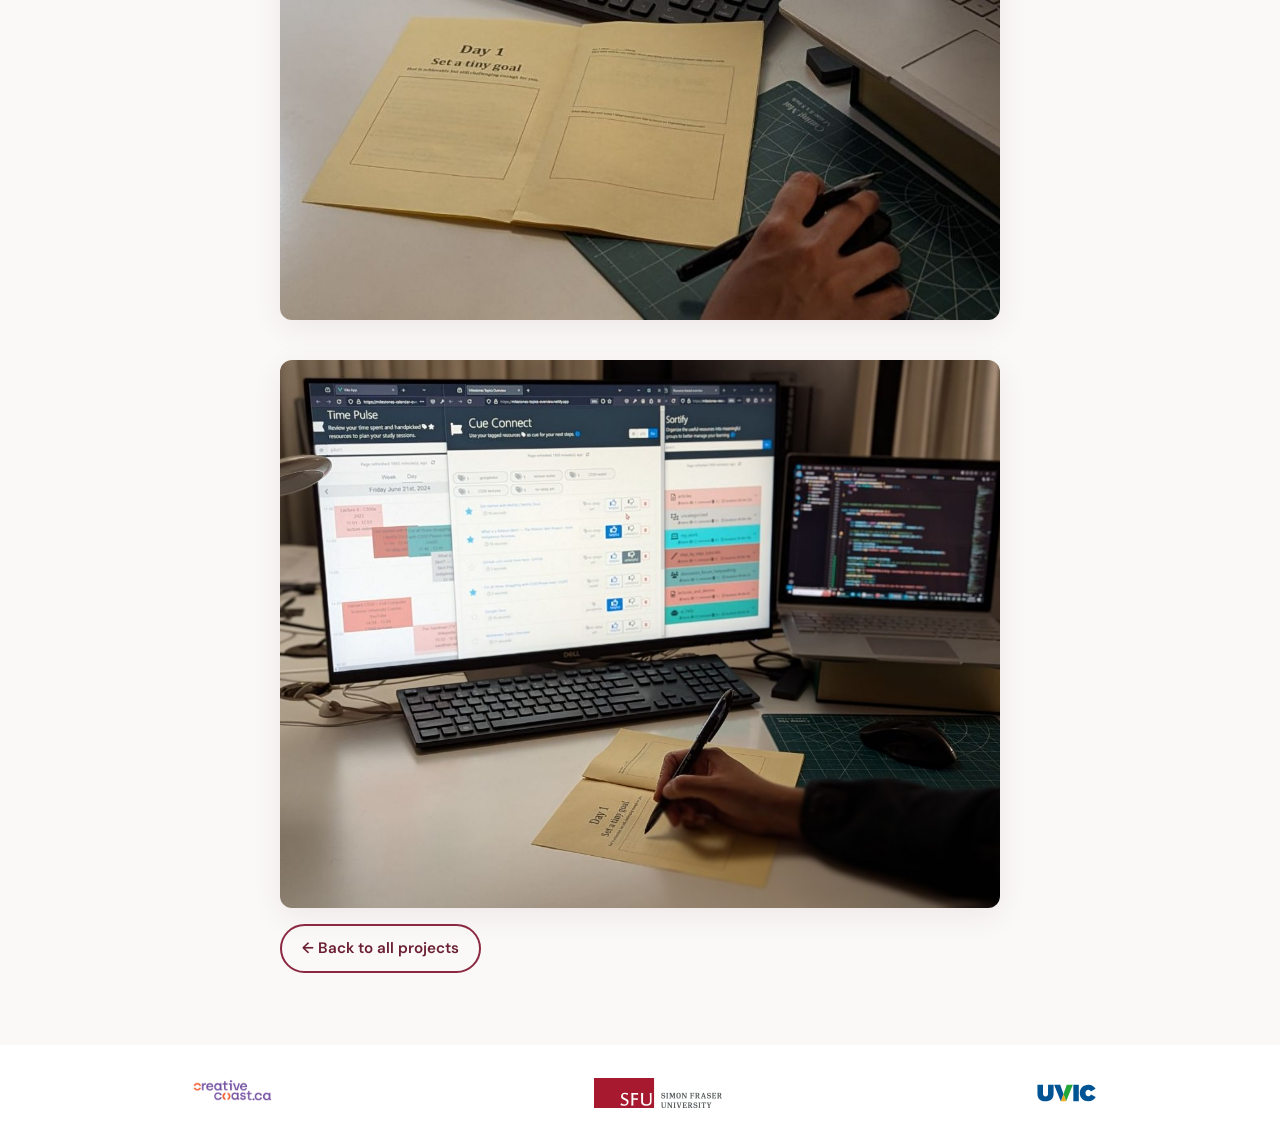
<file: projects/self-monitoring-tool.html>
<!DOCTYPE html>
<html lang="en">
<head>
  <meta charset="UTF-8">
  <meta name="viewport" content="width=device-width, initial-scale=1.0">
  <title>Designing a semi-automated self-monitoring tool for supporting self-directed learning of computational skills | Tech Fest</title>
  <meta name="description" content="Tech Fest – exploring new technology from Simon Fraser University and University of Victoria.">
  <link rel="icon" href="../assets/images/logo-minimal.png" type="image/png">
  <link rel="preconnect" href="https://fonts.googleapis.com">
  <link rel="preconnect" href="https://fonts.gstatic.com" crossorigin>
  <link href="https://fonts.googleapis.com/css2?family=DM+Sans:ital,opsz,wght@0,9..40,400;0,9..40,500;0,9..40,600;0,9..40,700;1,9..40,400&family=Questrial&display=swap" rel="stylesheet">
  <link rel="stylesheet" href="../assets/css/styles.css">
</head>
<body>
  <a class="skip-link" href="#main">Skip to content</a>
  <header class="site-header">
    <div class="container header-inner">
      <a class="brand" href="../index.html">
        <img src="../assets/images/logo-techfest.png" alt="Tech Fest logo" width="67" height="48">
      </a>
      <button class="nav-toggle" aria-expanded="false" aria-controls="site-nav" aria-label="Toggle navigation">
        <span></span><span></span><span></span>
      </button>
      <nav id="site-nav" class="site-nav" aria-label="Main">
        <ul>
          <li><a href="../index.html" class="active">Home</a></li>
<li><a href="../organizers.html">Tech Fest Organizers</a></li>
<li><a href="../contact.html">Contact</a></li>
        </ul>
      </nav>
    </div>
  </header>
  <main id="main">
    
    <section class="section page-header project-header">
      <div class="container narrow">
        <span class="project-num">04</span>
        <h1>Designing a semi-automated self-monitoring tool for supporting self-directed learning of computational skills</h1>
        <p><strong>Explore this project with:</strong> Rimika Chaudhury</p>
        <p><strong>Project members:</strong> Rimika Chaudhury, Parmit Chilana</p>
      </div>
    </section>
    <section class="section">
      <div class="container narrow project-body">
        <div class="project-gallery"><img src="../assets/images/project-self-monitoring.jpg" alt="" loading="lazy"></div>
        <div class="project-block">
          <h2>Project Description</h2>
          <p>Informal learners are taking up educational content online in unprecedented numbers, but these learners often find it difficult to self-direct their pursuits which may be spread across different mediums and study sessions. Inspired by self-monitoring interventions from domains such as health and productivity, we investigate how informal learners can better self-reflect on their learning experiences.</p><p>We carried out two elicitation studies with paper-based and interactive prototypes to explore a range of designs for capturing and presenting learning data manually, automatically, and semi-automatically. Our synthesis of learners&#x27; perspectives on self-monitoring reveals that automatically generated visual overviews of learning histories are initially promising for increasing awareness. But, users also prefer having controls to manipulate overviews through personally relevant filtering options for better reflecting on their past, plan for future sessions, and communicate with others for feedback.</p>
        </div>
        
        <div class="project-block">
          <h2>Most Recent Publication</h2>
          <p class="publication">Chaudhury, R., &amp; Chilana, P. K. (2024). Designing Visual and Interactive Self-Monitoring Interventions to Facilitate Learning: Insights from Informal Learners and Experts. IEEE Transactions on Visualization and Computer Graphics.</p>
        </div>
        
        <div class="project-block project-media">
          <h2>Media</h2>
          <div class="project-media-stack">
            <figure class="project-media-item">
              <img src="../assets/images/self-monitoring-tool-media-01.jpg" alt="" loading="lazy">
            </figure>
            <figure class="project-media-item">
              <img src="../assets/images/self-monitoring-tool-media-02.jpg" alt="" loading="lazy">
            </figure>
            <figure class="project-media-item">
              <img src="../assets/images/self-monitoring-tool-media-03.jpg" alt="" loading="lazy">
            </figure>
          </div>
        </div>
        <p><a class="btn btn-outline" href="../index.html#projects">← Back to all projects</a></p>
      </div>
    </section>
    
  </main>
  
  <footer class="site-partners" aria-label="Partner institutions">
    <div class="partners-strip-inner">
      <img src="../assets/images/creative-coast-logo.png" alt="Creative Coast" class="partners-logo partners-logo-creative-coast">
      <img src="../assets/images/sfu-logo.png" alt="Simon Fraser University" class="partners-logo partners-logo-sfu">
      <img src="../assets/images/uvic-logo.svg" alt="University of Victoria" class="partners-logo partners-logo-uvic">
    </div>
  </footer>
  <script src="../assets/js/main.js"></script>
</body>
</html>
</file>
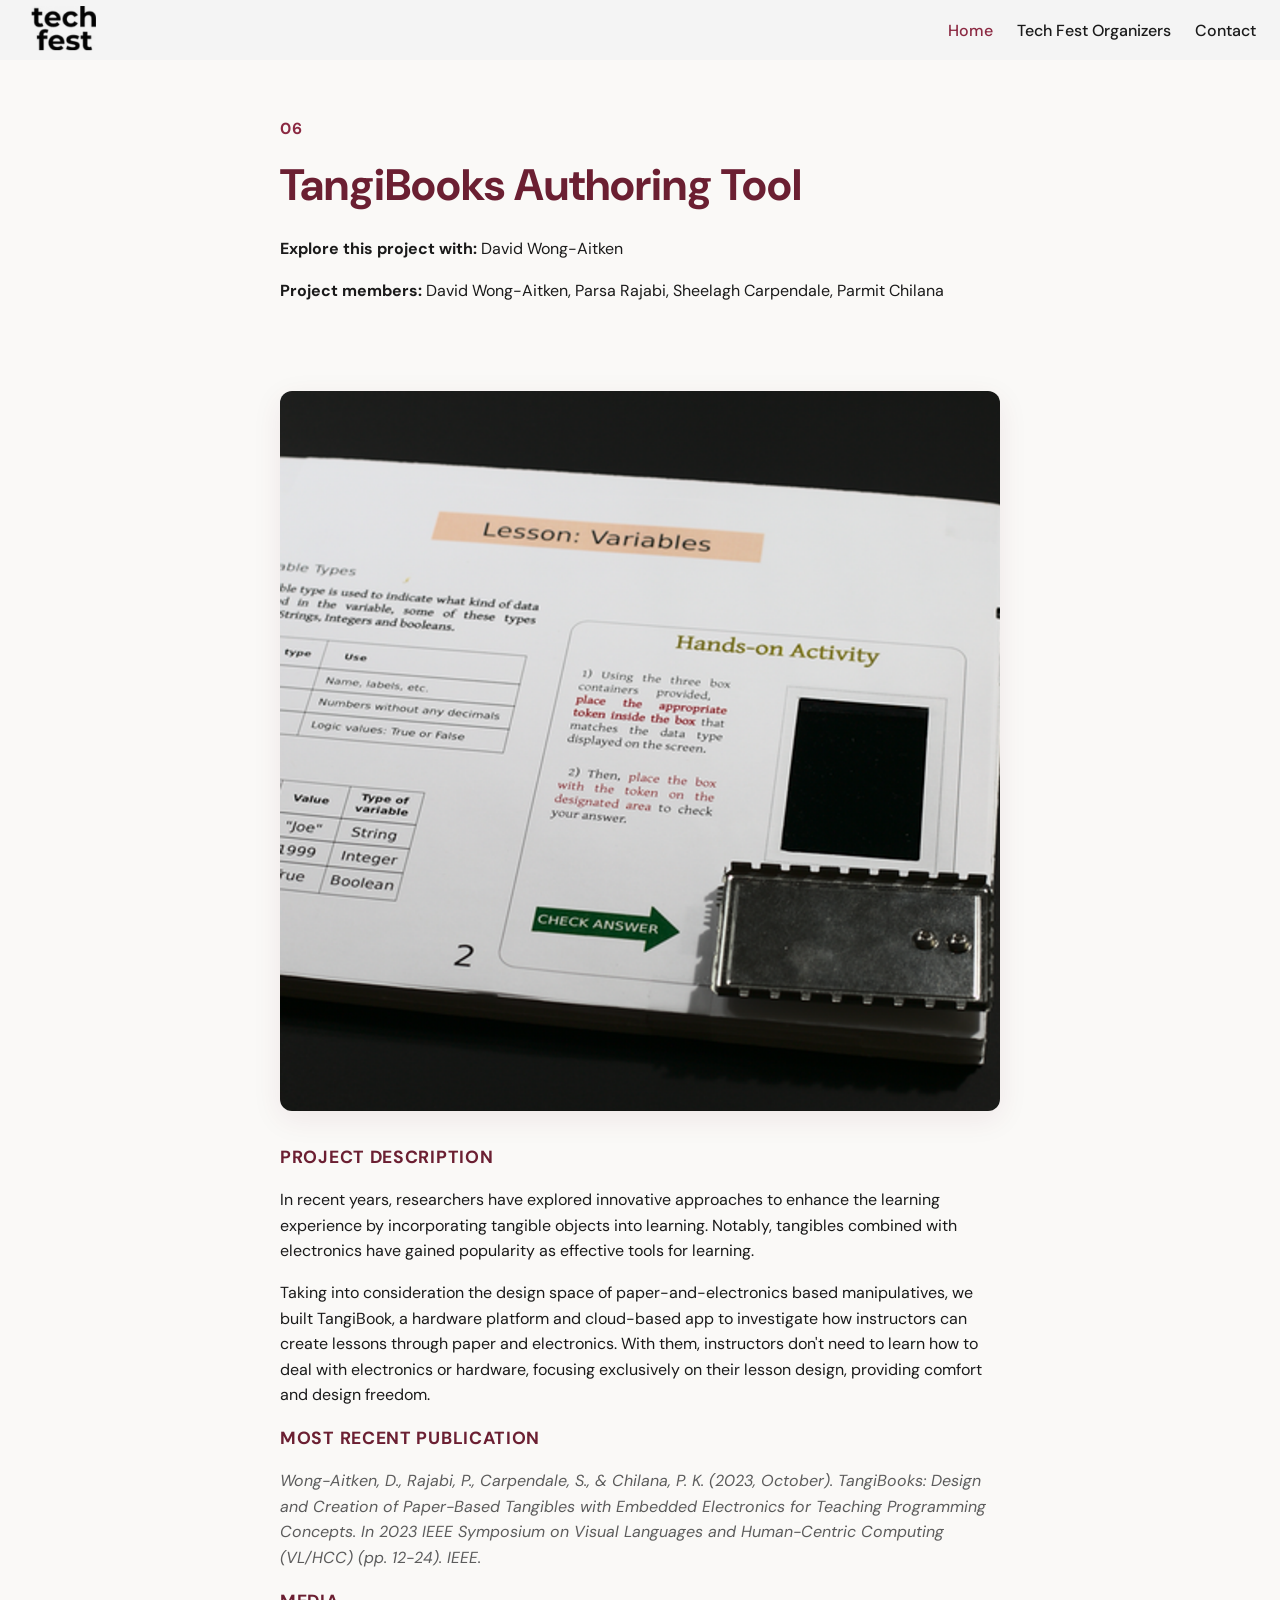
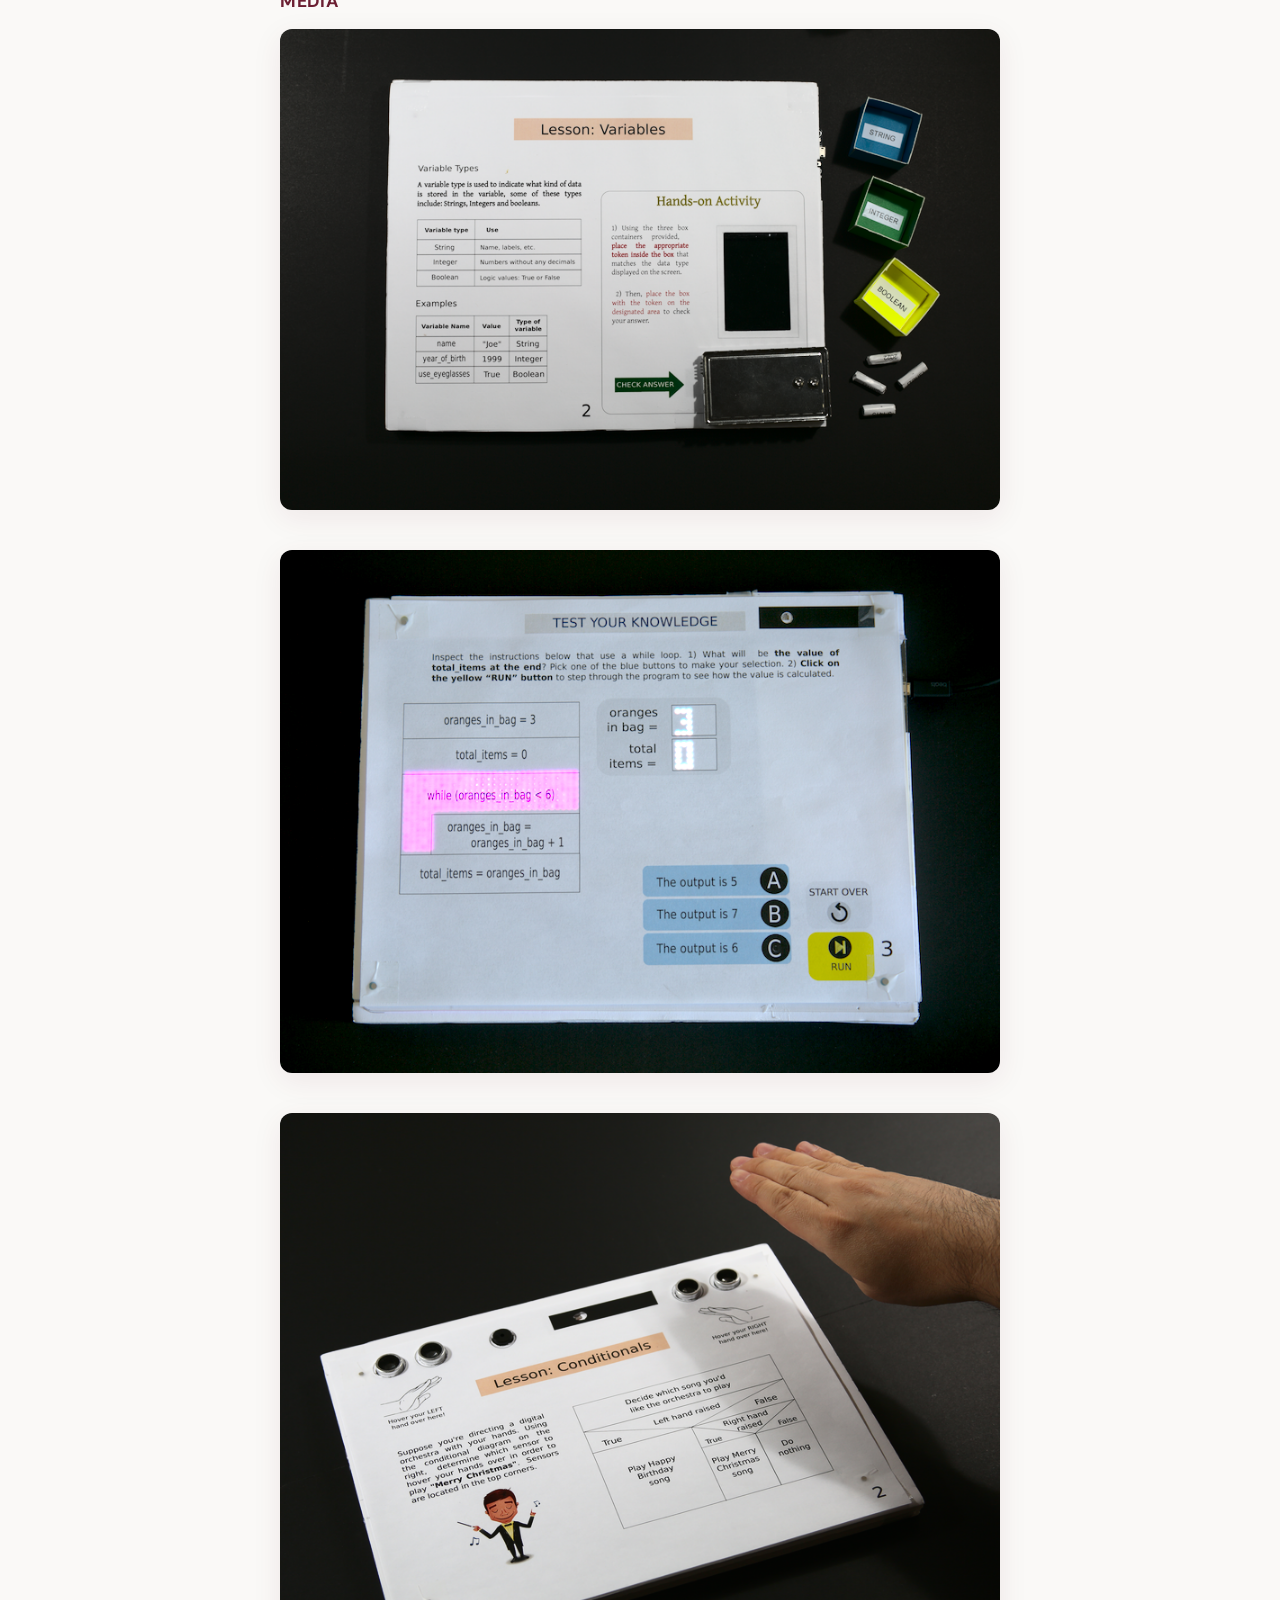
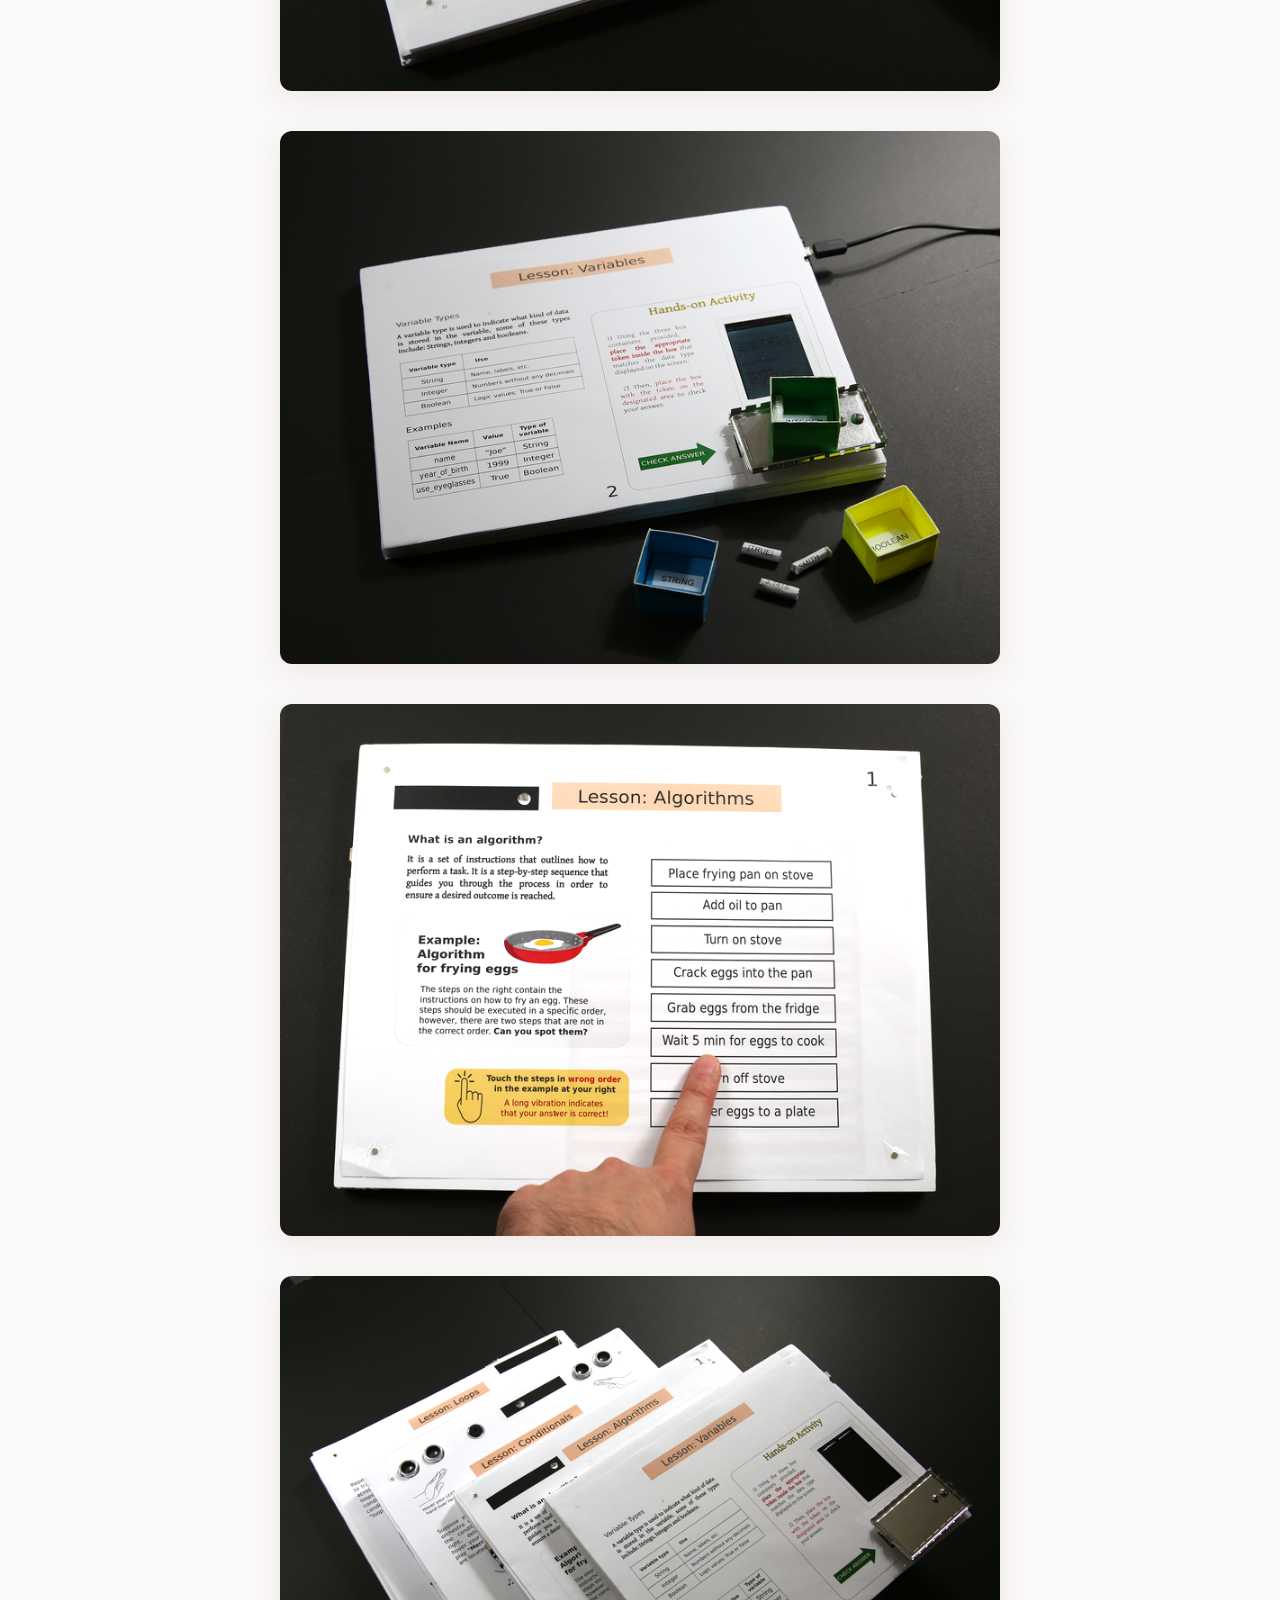
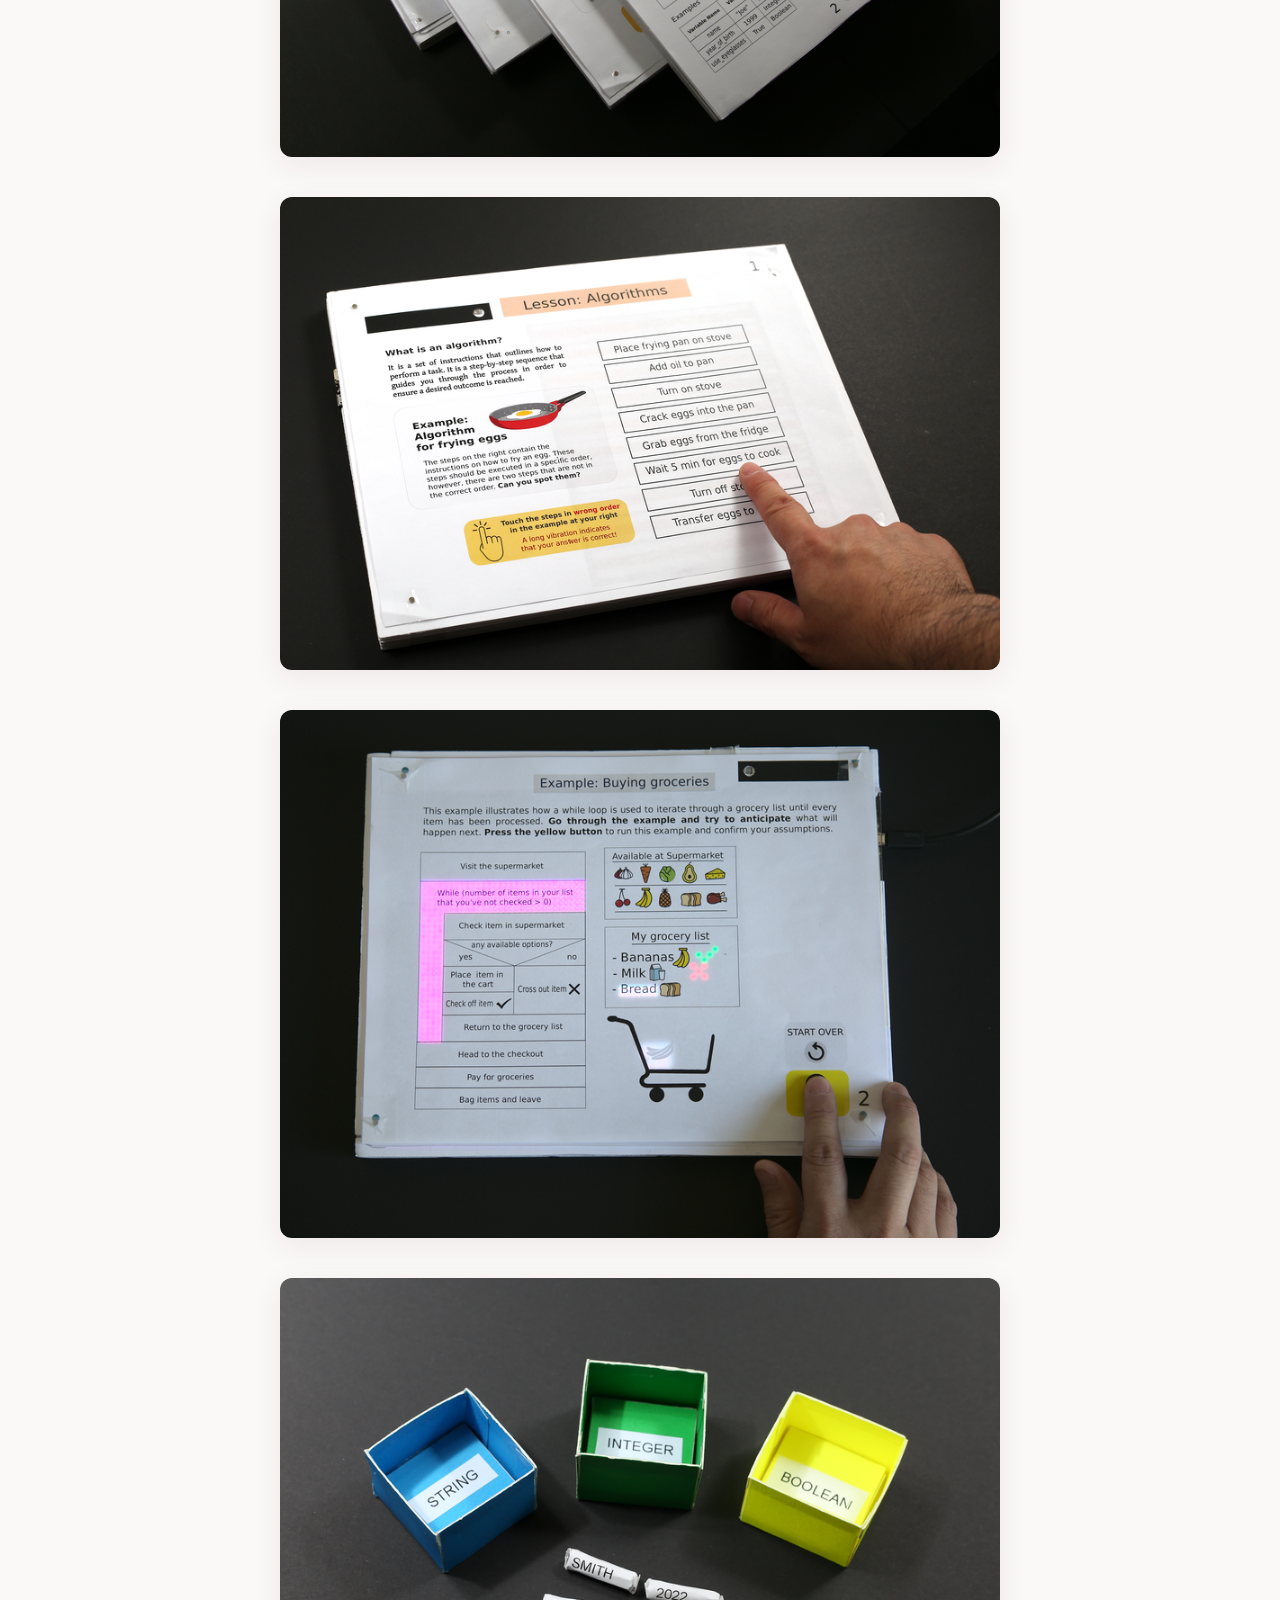
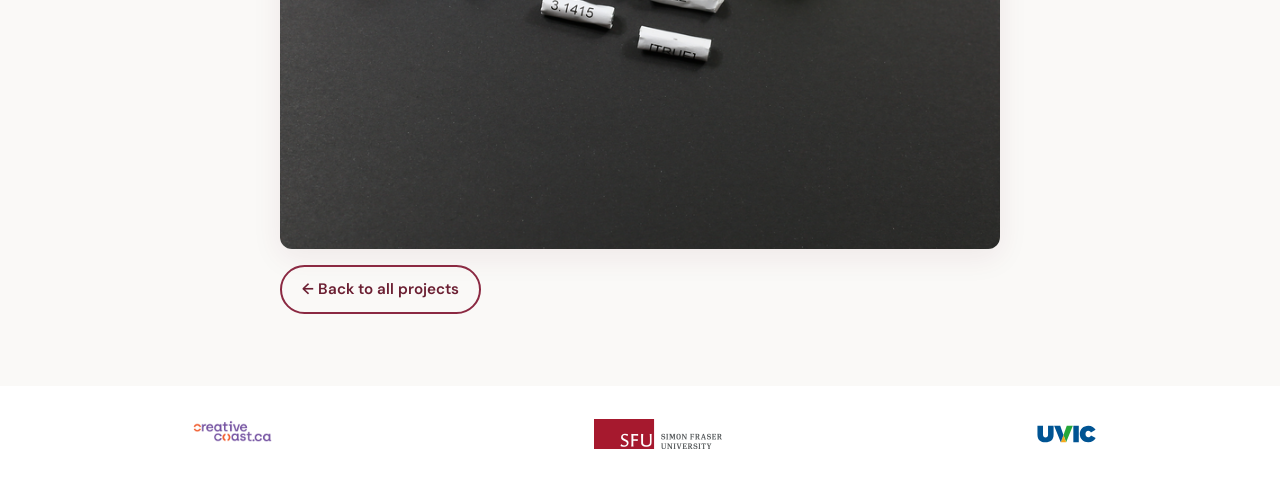
<file: projects/tangibooks.html>
<!DOCTYPE html>
<html lang="en">
<head>
  <meta charset="UTF-8">
  <meta name="viewport" content="width=device-width, initial-scale=1.0">
  <title>TangiBooks Authoring Tool | Tech Fest</title>
  <meta name="description" content="Tech Fest – exploring new technology from Simon Fraser University and University of Victoria.">
  <link rel="icon" href="../assets/images/logo-minimal.png" type="image/png">
  <link rel="preconnect" href="https://fonts.googleapis.com">
  <link rel="preconnect" href="https://fonts.gstatic.com" crossorigin>
  <link href="https://fonts.googleapis.com/css2?family=DM+Sans:ital,opsz,wght@0,9..40,400;0,9..40,500;0,9..40,600;0,9..40,700;1,9..40,400&family=Questrial&display=swap" rel="stylesheet">
  <link rel="stylesheet" href="../assets/css/styles.css">
</head>
<body>
  <a class="skip-link" href="#main">Skip to content</a>
  <header class="site-header">
    <div class="container header-inner">
      <a class="brand" href="../index.html">
        <img src="../assets/images/logo-techfest.png" alt="Tech Fest logo" width="67" height="48">
      </a>
      <button class="nav-toggle" aria-expanded="false" aria-controls="site-nav" aria-label="Toggle navigation">
        <span></span><span></span><span></span>
      </button>
      <nav id="site-nav" class="site-nav" aria-label="Main">
        <ul>
          <li><a href="../index.html" class="active">Home</a></li>
<li><a href="../organizers.html">Tech Fest Organizers</a></li>
<li><a href="../contact.html">Contact</a></li>
        </ul>
      </nav>
    </div>
  </header>
  <main id="main">
    
    <section class="section page-header project-header">
      <div class="container narrow">
        <span class="project-num">06</span>
        <h1>TangiBooks Authoring Tool</h1>
        <p><strong>Explore this project with:</strong> David Wong-Aitken</p>
        <p><strong>Project members:</strong> David Wong-Aitken, Parsa Rajabi, Sheelagh Carpendale, Parmit Chilana</p>
      </div>
    </section>
    <section class="section">
      <div class="container narrow project-body">
        <div class="project-gallery"><img src="../assets/images/project-tangibooks.png" alt="" loading="lazy"></div>
        <div class="project-block">
          <h2>Project Description</h2>
          <p>In recent years, researchers have explored innovative approaches to enhance the learning experience by incorporating tangible objects into learning. Notably, tangibles combined with electronics have gained popularity as effective tools for learning.</p><p>Taking into consideration the design space of paper-and-electronics based manipulatives, we built TangiBook, a hardware platform and cloud-based app to investigate how instructors can create lessons through paper and electronics. With them, instructors don&#x27;t need to learn how to deal with electronics or hardware, focusing exclusively on their lesson design, providing comfort and design freedom.</p>
        </div>
        
        <div class="project-block">
          <h2>Most Recent Publication</h2>
          <p class="publication">Wong-Aitken, D., Rajabi, P., Carpendale, S., &amp; Chilana, P. K. (2023, October). TangiBooks: Design and Creation of Paper-Based Tangibles with Embedded Electronics for Teaching Programming Concepts. In 2023 IEEE Symposium on Visual Languages and Human-Centric Computing (VL/HCC) (pp. 12-24). IEEE.</p>
        </div>
        
        <div class="project-block project-media">
          <h2>Media</h2>
          <div class="project-media-stack">
            <figure class="project-media-item">
              <img src="../assets/images/tangibooks-media-01.png" alt="" loading="lazy">
            </figure>
            <figure class="project-media-item">
              <img src="../assets/images/tangibooks-media-02.png" alt="" loading="lazy">
            </figure>
            <figure class="project-media-item">
              <img src="../assets/images/tangibooks-media-03.png" alt="" loading="lazy">
            </figure>
            <figure class="project-media-item">
              <img src="../assets/images/tangibooks-media-04.png" alt="" loading="lazy">
            </figure>
            <figure class="project-media-item">
              <img src="../assets/images/tangibooks-media-05.png" alt="" loading="lazy">
            </figure>
            <figure class="project-media-item">
              <img src="../assets/images/tangibooks-media-06.png" alt="" loading="lazy">
            </figure>
            <figure class="project-media-item">
              <img src="../assets/images/tangibooks-media-07.png" alt="" loading="lazy">
            </figure>
            <figure class="project-media-item">
              <img src="../assets/images/tangibooks-media-08.png" alt="" loading="lazy">
            </figure>
            <figure class="project-media-item">
              <img src="../assets/images/tangibooks-media-09.png" alt="" loading="lazy">
            </figure>
          </div>
        </div>
        <p><a class="btn btn-outline" href="../index.html#projects">← Back to all projects</a></p>
      </div>
    </section>
    
  </main>
  
  <footer class="site-partners" aria-label="Partner institutions">
    <div class="partners-strip-inner">
      <img src="../assets/images/creative-coast-logo.png" alt="Creative Coast" class="partners-logo partners-logo-creative-coast">
      <img src="../assets/images/sfu-logo.png" alt="Simon Fraser University" class="partners-logo partners-logo-sfu">
      <img src="../assets/images/uvic-logo.svg" alt="University of Victoria" class="partners-logo partners-logo-uvic">
    </div>
  </footer>
  <script src="../assets/js/main.js"></script>
</body>
</html>
</file>
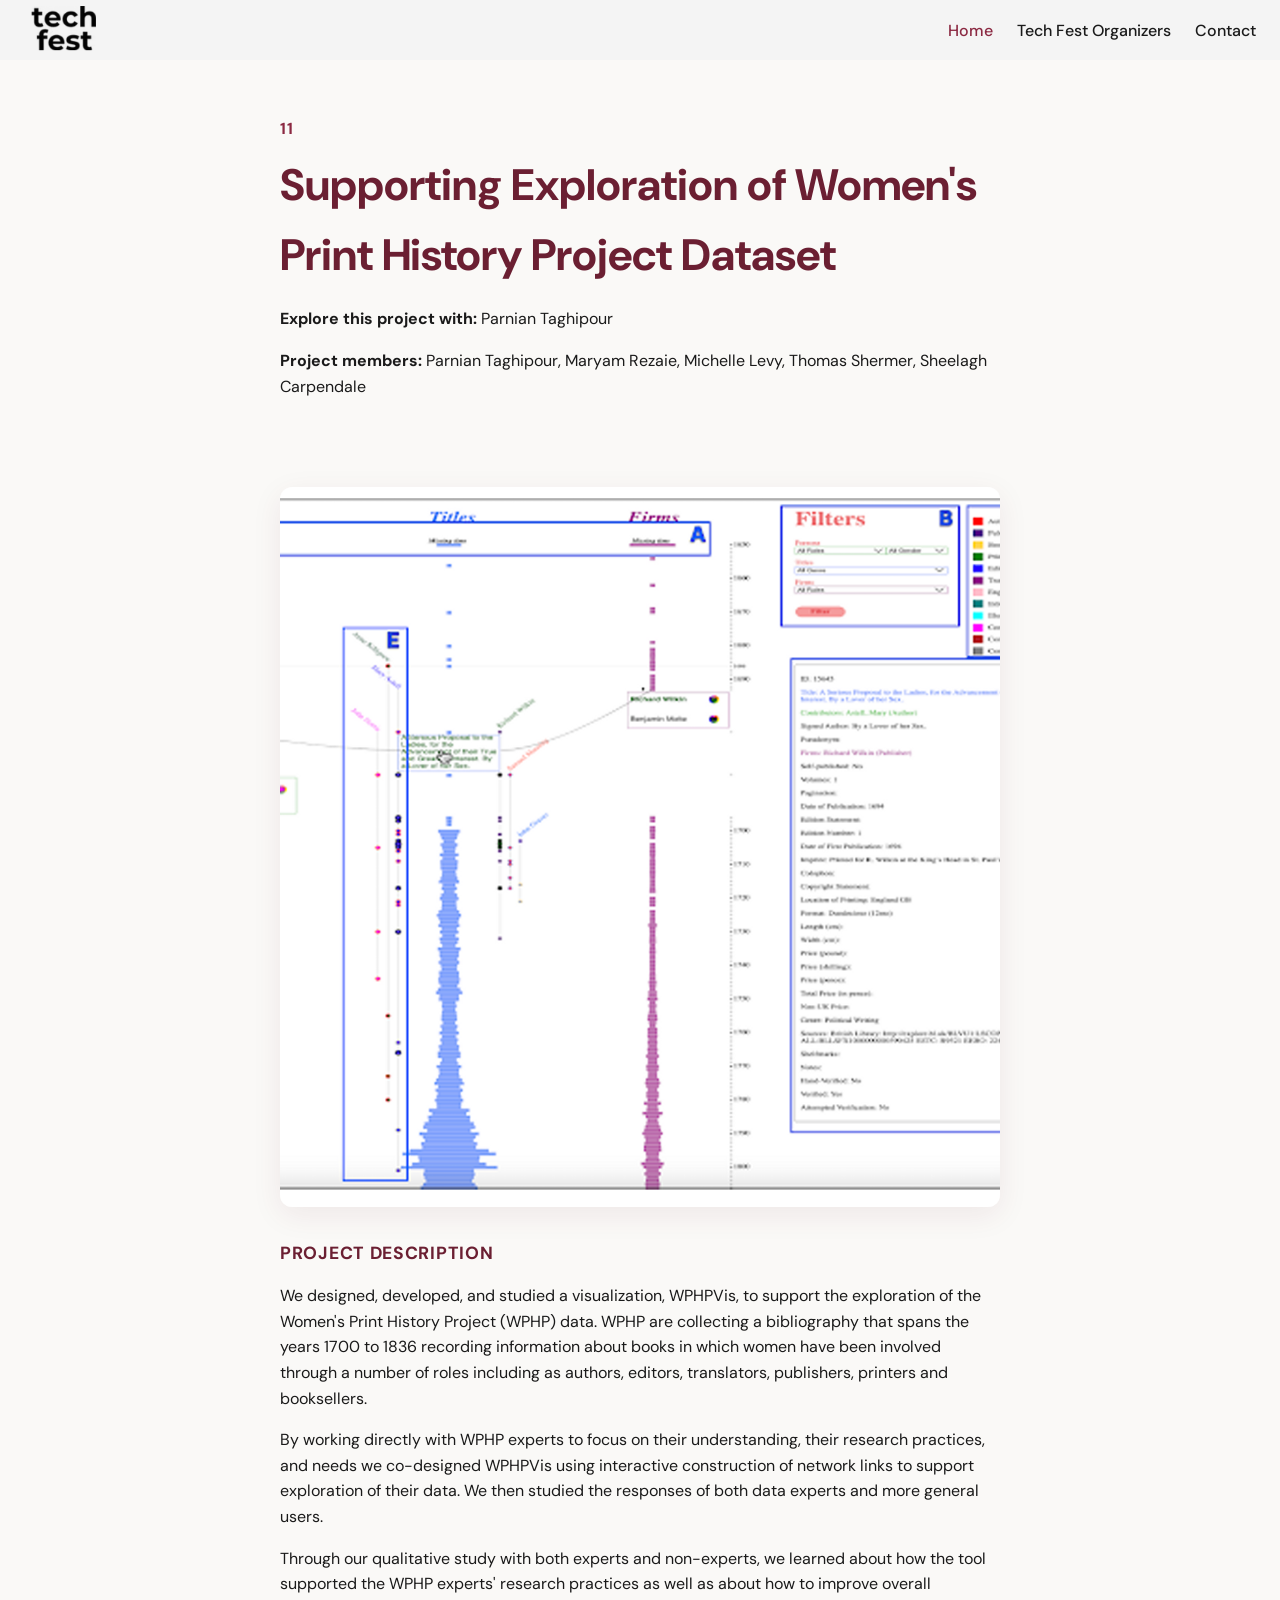
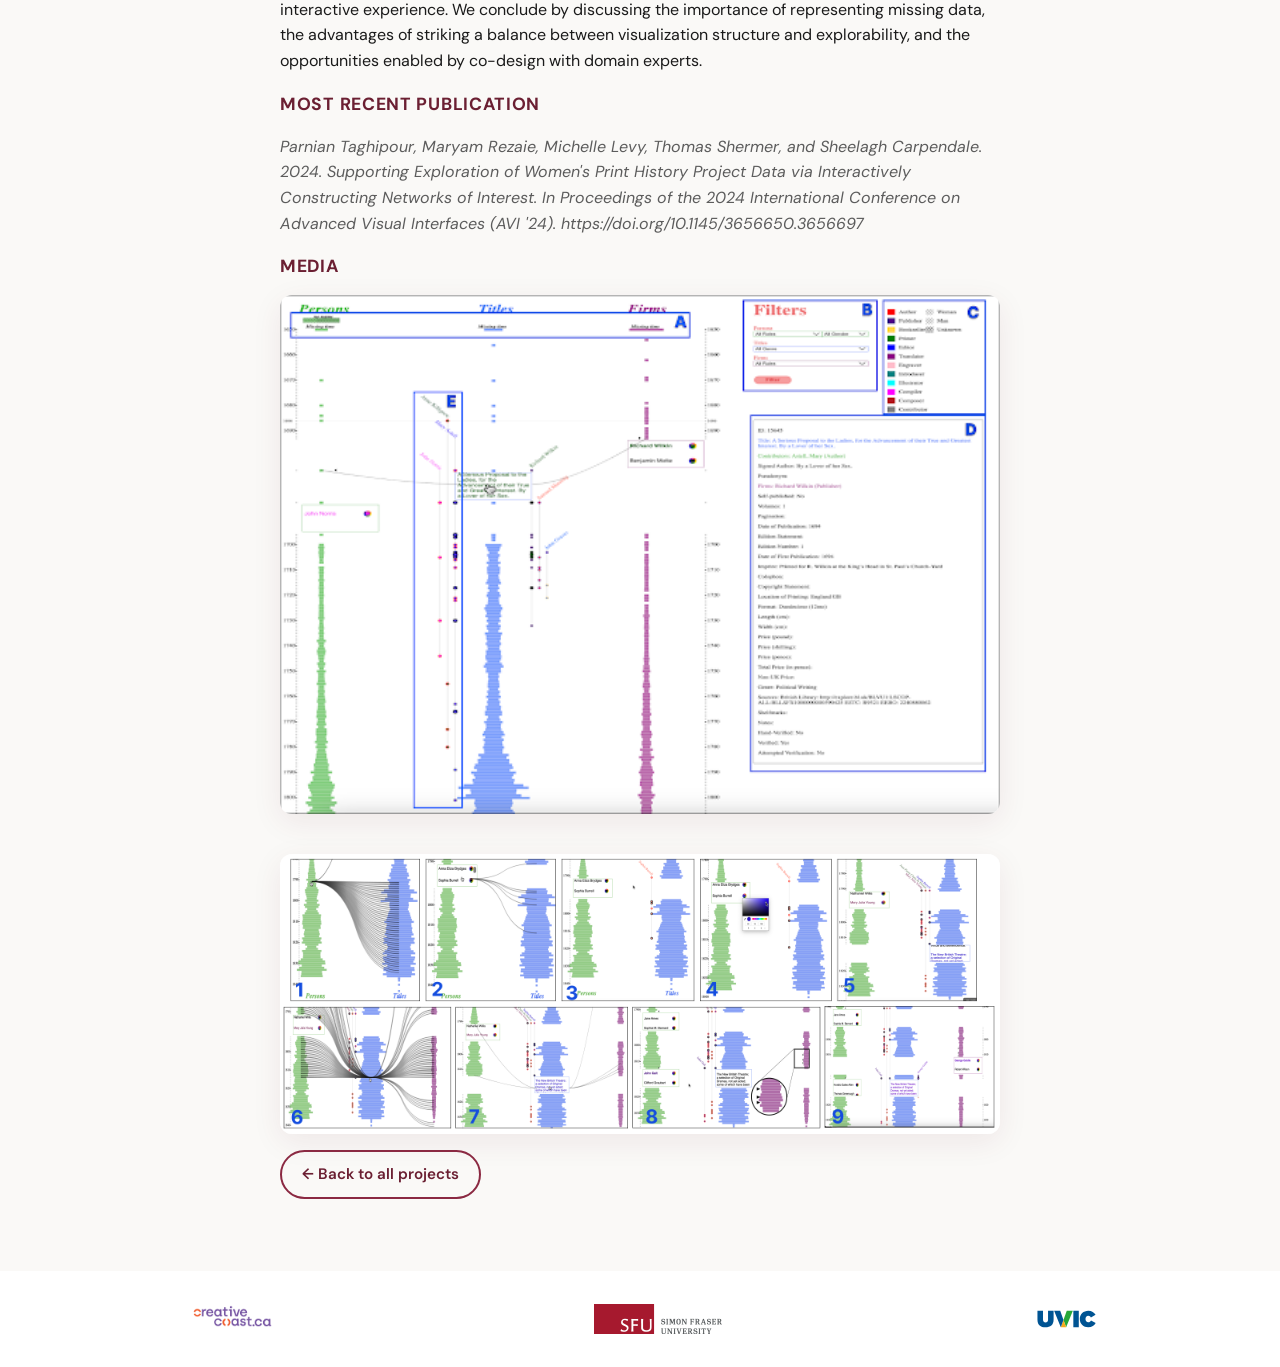
<file: projects/womens-print-history.html>
<!DOCTYPE html>
<html lang="en">
<head>
  <meta charset="UTF-8">
  <meta name="viewport" content="width=device-width, initial-scale=1.0">
  <title>Supporting Exploration of Women&#x27;s Print History Project Dataset | Tech Fest</title>
  <meta name="description" content="Tech Fest – exploring new technology from Simon Fraser University and University of Victoria.">
  <link rel="icon" href="../assets/images/logo-minimal.png" type="image/png">
  <link rel="preconnect" href="https://fonts.googleapis.com">
  <link rel="preconnect" href="https://fonts.gstatic.com" crossorigin>
  <link href="https://fonts.googleapis.com/css2?family=DM+Sans:ital,opsz,wght@0,9..40,400;0,9..40,500;0,9..40,600;0,9..40,700;1,9..40,400&family=Questrial&display=swap" rel="stylesheet">
  <link rel="stylesheet" href="../assets/css/styles.css">
</head>
<body>
  <a class="skip-link" href="#main">Skip to content</a>
  <header class="site-header">
    <div class="container header-inner">
      <a class="brand" href="../index.html">
        <img src="../assets/images/logo-techfest.png" alt="Tech Fest logo" width="67" height="48">
      </a>
      <button class="nav-toggle" aria-expanded="false" aria-controls="site-nav" aria-label="Toggle navigation">
        <span></span><span></span><span></span>
      </button>
      <nav id="site-nav" class="site-nav" aria-label="Main">
        <ul>
          <li><a href="../index.html" class="active">Home</a></li>
<li><a href="../organizers.html">Tech Fest Organizers</a></li>
<li><a href="../contact.html">Contact</a></li>
        </ul>
      </nav>
    </div>
  </header>
  <main id="main">
    
    <section class="section page-header project-header">
      <div class="container narrow">
        <span class="project-num">11</span>
        <h1>Supporting Exploration of Women&#x27;s Print History Project Dataset</h1>
        <p><strong>Explore this project with:</strong> Parnian Taghipour</p>
        <p><strong>Project members:</strong> Parnian Taghipour, Maryam Rezaie, Michelle Levy, Thomas Shermer, Sheelagh Carpendale</p>
      </div>
    </section>
    <section class="section">
      <div class="container narrow project-body">
        <div class="project-gallery"><img src="../assets/images/project-womens-print-history.png" alt="" loading="lazy"></div>
        <div class="project-block">
          <h2>Project Description</h2>
          <p>We designed, developed, and studied a visualization, WPHPVis, to support the exploration of the Women&#x27;s Print History Project (WPHP) data. WPHP are collecting a bibliography that spans the years 1700 to 1836 recording information about books in which women have been involved through a number of roles including as authors, editors, translators, publishers, printers and booksellers.</p><p>By working directly with WPHP experts to focus on their understanding, their research practices, and needs we co-designed WPHPVis using interactive construction of network links to support exploration of their data. We then studied the responses of both data experts and more general users.</p><p>Through our qualitative study with both experts and non-experts, we learned about how the tool supported the WPHP experts&#x27; research practices as well as about how to improve overall interactive experience. We conclude by discussing the importance of representing missing data, the advantages of striking a balance between visualization structure and explorability, and the opportunities enabled by co-design with domain experts.</p>
        </div>
        
        <div class="project-block">
          <h2>Most Recent Publication</h2>
          <p class="publication">Parnian Taghipour, Maryam Rezaie, Michelle Levy, Thomas Shermer, and Sheelagh Carpendale. 2024. Supporting Exploration of Women&#x27;s Print History Project Data via Interactively Constructing Networks of Interest. In Proceedings of the 2024 International Conference on Advanced Visual Interfaces (AVI &#x27;24). https://doi.org/10.1145/3656650.3656697</p>
        </div>
        
        <div class="project-block project-media">
          <h2>Media</h2>
          <div class="project-media-stack">
            <figure class="project-media-item">
              <img src="../assets/images/womens-print-history-media-01.png" alt="" loading="lazy">
            </figure>
            <figure class="project-media-item">
              <img src="../assets/images/womens-print-history-media-02.png" alt="" loading="lazy">
            </figure>
          </div>
        </div>
        <p><a class="btn btn-outline" href="../index.html#projects">← Back to all projects</a></p>
      </div>
    </section>
    
  </main>
  
  <footer class="site-partners" aria-label="Partner institutions">
    <div class="partners-strip-inner">
      <img src="../assets/images/creative-coast-logo.png" alt="Creative Coast" class="partners-logo partners-logo-creative-coast">
      <img src="../assets/images/sfu-logo.png" alt="Simon Fraser University" class="partners-logo partners-logo-sfu">
      <img src="../assets/images/uvic-logo.svg" alt="University of Victoria" class="partners-logo partners-logo-uvic">
    </div>
  </footer>
  <script src="../assets/js/main.js"></script>
</body>
</html>
</file>
<file: assets/css/styles.css>
:root {
  --green: #8B2942;
  --green-dark: #6B1F32;
  --purple: #7b2cbf;
  --purple-light: #9d4edd;
  --bg: #faf9f7;
  --surface: #ffffff;
  --text: #1a1a1a;
  --muted: #5c5c5c;
  --border: #e5e2dc;
  --shadow: 0 8px 30px rgba(107, 31, 50, 0.08);
  --radius: 12px;
  --max: 1120px;
}

*,
*::before,
*::after {
  box-sizing: border-box;
}

html {
  scroll-behavior: smooth;
}

body {
  margin: 0;
  font-family: "DM Sans", system-ui, -apple-system, sans-serif;
  color: var(--text);
  background: var(--bg);
  line-height: 1.6;
}

img {
  max-width: 100%;
  height: auto;
  display: block;
}

a {
  color: var(--green-dark);
}

a:hover {
  color: var(--green);
}

.container {
  width: min(100% - 2rem, var(--max));
  margin-inline: auto;
}

.narrow {
  width: min(100% - 2rem, 720px);
}

.skip-link {
  position: absolute;
  left: -9999px;
  top: 0;
  background: var(--green);
  color: #fff;
  padding: 0.5rem 1rem;
  z-index: 1000;
}

.skip-link:focus {
  left: 1rem;
  top: 1rem;
}

/* Header */
.site-header {
  position: sticky;
  top: 0;
  z-index: 100;
  background: #f4f4f4;
  border-bottom: none;
}

.header-inner {
  display: flex;
  align-items: center;
  justify-content: space-between;
  gap: 1rem;
  width: min(100% - 1rem, 1400px);
  max-width: 1400px;
  margin-inline: auto;
  padding: 0.4rem clamp(0.25rem, 1.5vw, 1rem) 0.35rem;
}

.brand img {
  height: clamp(36px, 4.5vw, 48px);
  width: auto;
}

.nav-toggle {
  display: none;
  flex-direction: column;
  gap: 5px;
  background: none;
  border: none;
  cursor: pointer;
  padding: 0.5rem;
}

.nav-toggle span {
  display: block;
  width: 24px;
  height: 2px;
  background: var(--text);
}

.site-nav ul {
  display: flex;
  gap: 1.5rem;
  list-style: none;
  margin: 0;
  padding: 0;
}

.site-nav a {
  text-decoration: none;
  font-weight: 500;
  color: var(--text);
}

.site-nav a.active,
.site-nav a:hover {
  color: var(--green);
}

/* Homepage */
body.page-home {
  background: #f4f4f4;
}

body.page-home .site-header {
  background: #f4f4f4;
}

body.page-home .site-nav a.active {
  color: #c45c5c;
}

body.page-home .site-nav a:hover {
  color: #c45c5c;
}

body.page-home .projects-section {
  background: transparent;
}

body.page-home .section.projects-section {
  padding-top: 2rem;
  padding-bottom: 3.5rem;
}

body.page-home .hero-main {
  padding-top: 0;
  min-height: clamp(300px, 38vw, 480px);
  max-height: calc(100svh - 10.5rem);
  align-items: center;
  padding-bottom: 0;
}

body.page-home .hero-layout {
  align-items: center;
  gap: clamp(1rem, 2.5vw, 2rem);
}

body.page-home .hero-circle {
  width: clamp(210px, 26vw, 330px);
  padding: 1.25rem;
}

body.page-home .hero-circle-title {
  font-size: clamp(2.4rem, 5.5vw, 4rem);
}

body.page-home .hero-circle-label {
  font-size: clamp(0.7rem, 1.4vw, 0.95rem);
  margin-bottom: 0.75rem;
}

body.page-home .hero-event {
  padding: clamp(1rem, 2vw, 1.35rem);
}

body.page-home .hero-memory {
  font-size: clamp(0.95rem, 1.6vw, 1.1rem);
  margin-bottom: 0.45rem;
  padding-bottom: 0.75rem;
}

body.page-home .hero-event-block + .hero-event-block {
  margin-top: 0.85rem;
  padding-top: 0.85rem;
}

body.page-home .hero-event p {
  font-size: clamp(0.88rem, 1.4vw, 1rem);
  line-height: 1.42;
}

body.page-home .hero-funders {
  flex-shrink: 0;
}

/* Hero */
.hero {
  background: #f4f4f4;
  padding: 0;
}

.hero-panel {
  width: min(100%, 1400px);
  margin-inline: auto;
  background: #fff;
  border-bottom: 1px solid var(--border);
  box-shadow: 0 6px 28px rgba(107, 31, 50, 0.06);
}

.hero-main {
  position: relative;
  display: flex;
  align-items: center;
  justify-content: center;
  min-height: clamp(280px, 38vw, 480px);
  padding: clamp(0.65rem, 1.75vw, 1.25rem) clamp(0.5rem, 2vw, 1.5rem) 0;
  overflow: hidden;
}

.hero-main::before {
  content: "";
  position: absolute;
  inset: 0;
  background: linear-gradient(
    100deg,
    rgba(255, 255, 255, 0.96) 0%,
    rgba(255, 255, 255, 0.9) 34%,
    rgba(255, 255, 255, 0.55) 58%,
    rgba(255, 255, 255, 0.18) 100%
  );
  z-index: 1;
  pointer-events: none;
}

.hero-main::after {
  content: "";
  position: absolute;
  inset: 0;
  background:
    radial-gradient(ellipse 50% 60% at 92% 28%, rgba(196, 92, 108, 0.14) 0%, transparent 72%),
    radial-gradient(ellipse 40% 50% at 8% 92%, rgba(139, 41, 66, 0.1) 0%, transparent 68%);
  z-index: 2;
  pointer-events: none;
}

.hero-decor {
  position: absolute;
  inset: 0;
  width: 100%;
  height: 100%;
  object-fit: cover;
  object-position: 72% 22%;
  opacity: 1;
  z-index: 0;
  filter: saturate(1.12) contrast(1.04);
  pointer-events: none;
}

.hero-layout {
  position: relative;
  z-index: 3;
  width: min(100%, 1180px);
  margin-right: auto;
  margin-left: 0;
  display: grid;
  grid-template-columns: minmax(0, 1.15fr) minmax(0, 0.85fr);
  align-items: center;
  gap: clamp(1.5rem, 4vw, 2.5rem);
}

.hero-brand {
  display: flex;
  justify-content: flex-start;
  padding-left: clamp(0.25rem, 2vw, 1.5rem);
}

.hero-circle {
  width: clamp(240px, 30vw, 380px);
  aspect-ratio: 1;
  border: 2px solid var(--green);
  border-radius: 50%;
  display: flex;
  flex-direction: column;
  align-items: center;
  justify-content: center;
  text-align: center;
  padding: 1.5rem;
  background: rgba(255, 255, 255, 0.88);
  box-shadow: 0 14px 44px rgba(107, 31, 50, 0.14);
  backdrop-filter: blur(6px);
}

.hero-circle-label {
  font-family: "Questrial", "DM Sans", sans-serif;
  font-size: clamp(0.72rem, 1.5vw, 1rem);
  font-weight: 700;
  letter-spacing: 0.08em;
  text-transform: uppercase;
  margin: 0 0 0.85rem;
  line-height: 1.35;
  max-width: 15rem;
  color: var(--muted);
}

.hero-circle-title {
  font-family: "Questrial", "DM Sans", sans-serif;
  font-size: clamp(2.8rem, 7.5vw, 4.8rem);
  font-weight: 700;
  text-transform: lowercase;
  margin: 0;
  line-height: 0.95;
  color: var(--green-dark);
}

.hero-event {
  font-family: "Questrial", "DM Sans", sans-serif;
  max-width: 34rem;
  background: rgba(255, 255, 255, 0.82);
  border: 1px solid rgba(139, 41, 66, 0.14);
  border-radius: var(--radius);
  padding: clamp(1.15rem, 2.5vw, 1.65rem);
  box-shadow: var(--shadow);
  backdrop-filter: blur(8px);
}

.hero-memory {
  font-size: clamp(1rem, 1.8vw, 1.15rem);
  font-weight: 700;
  line-height: 1.45;
  color: var(--green-dark);
  margin: 0 0 0.5rem;
  padding-bottom: 0.85rem;
  border-bottom: 1px solid rgba(139, 41, 66, 0.12);
}

.hero-event-block + .hero-event-block {
  margin-top: 1rem;
  padding-top: 1rem;
  border-top: 1px solid rgba(139, 41, 66, 0.08);
}

.hero-event-heading {
  font-size: 0.72rem;
  font-weight: 700;
  letter-spacing: 0.14em;
  text-transform: uppercase;
  color: var(--green);
  margin: 0 0 0.45rem;
}

.hero-event h2 {
  font-size: clamp(0.95rem, 1.6vw, 1.05rem);
  font-weight: 400;
  color: #8a8a8a;
  margin: 1.1rem 0 0.35rem;
}

.hero-event h2:first-child {
  margin-top: 0;
}

.hero-event p {
  margin: 0.2rem 0;
  font-size: clamp(0.92rem, 1.5vw, 1.05rem);
  line-height: 1.45;
  color: #111;
}

.hero-event strong {
  font-weight: 700;
}

.hero-funders {
  display: flex;
  flex-wrap: wrap;
  align-items: center;
  justify-content: space-between;
  gap: 1rem 2rem;
  padding: 0 clamp(0.75rem, 2vw, 1.25rem) 1rem;
  background: linear-gradient(180deg, #fff 0%, #faf8f9 100%);
  border-top: none;
}

.hero-funders-text {
  margin: 0;
  font-family: "Questrial", "DM Sans", sans-serif;
  font-size: clamp(0.82rem, 1.4vw, 0.95rem);
  color: #111;
}

.hero-funder-logos {
  display: flex;
  flex-wrap: wrap;
  align-items: center;
  justify-content: flex-end;
  gap: clamp(0.75rem, 2vw, 1.75rem);
  flex: 1 1 320px;
}

.hero-funder-logos img {
  display: block;
  height: auto;
  width: auto;
  max-width: 100%;
  object-fit: contain;
  object-position: center;
  flex-shrink: 0;
}

.funder-logo-nfrf {
  max-height: clamp(85px, 9.5vw, 115px);
}

.funder-logo-nserc {
  max-height: clamp(28px, 3.2vw, 34px);
}

.funder-logo-crc {
  max-height: clamp(70px, 9vw, 76px);
}

/* Sections */
.section {
  padding: 3.5rem 0;
}

.page-header {
  padding-bottom: 1rem;
}

.page-header h1 {
  font-size: clamp(2rem, 4vw, 2.75rem);
  margin: 0;
  color: var(--green-dark);
}

.lead {
  font-size: 1.15rem;
  color: var(--muted);
}

.funders {
  text-align: center;
  background: var(--surface);
}

.funders h2 {
  font-size: 1.25rem;
  font-weight: 500;
  color: var(--muted);
  margin-bottom: 1.5rem;
}

.funder-logo {
  max-width: 280px;
  margin-inline: auto;
}

.projects-section {
  background: var(--surface);
}

.projects-panel {
  width: min(100% - 1rem, 1400px);
  max-width: 1400px;
  margin-inline: auto;
  padding-inline: clamp(0.25rem, 1.5vw, 1rem);
}

.projects-intro {
  margin-bottom: 0;
  max-width: none;
  padding-left: 0;
}

.projects-intro-card {
  background: #fff;
  border-radius: var(--radius);
  border-left: 4px solid var(--green);
  box-shadow: var(--shadow);
  padding: clamp(1.5rem, 3.5vw, 2.25rem) clamp(1.5rem, 4vw, 2.75rem);
  display: grid;
  grid-template-columns: minmax(0, 1.35fr) minmax(0, 1fr);
  gap: clamp(1.25rem, 4vw, 3rem);
  align-items: start;
}

.projects-lead {
  font-family: "Questrial", "DM Sans", sans-serif;
  font-size: clamp(1.25rem, 2.5vw, 1.75rem);
  line-height: 1.5;
  margin: 0;
  color: #111;
}

.projects-lead strong {
  display: inline;
  font-weight: 700;
  color: var(--green-dark);
  background: linear-gradient(transparent 62%, rgba(139, 41, 66, 0.14) 62%);
}

.projects-topics {
  border-left: 1px solid var(--border);
  padding-left: clamp(1rem, 3vw, 2rem);
}

.projects-section .topics-label {
  font-family: "Questrial", "DM Sans", sans-serif;
  font-size: 0.82rem;
  font-weight: 600;
  margin: 0 0 0.85rem;
  color: var(--muted);
  text-transform: uppercase;
  letter-spacing: 0.08em;
}

.topic-tags {
  display: flex;
  flex-wrap: wrap;
  gap: 0.5rem;
  list-style: none;
  margin: 0;
  padding: 0;
}

.topic-tags li {
  font-family: "Questrial", "DM Sans", sans-serif;
  font-size: 0.875rem;
  font-weight: 500;
  padding: 0.45rem 0.95rem;
  background: #f4f4f4;
  border: 1px solid var(--border);
  border-radius: 999px;
  color: var(--green-dark);
}

.projects-header {
  margin: clamp(2rem, 5vw, 3rem) 0 1.75rem;
  padding-top: clamp(1.5rem, 3vw, 2rem);
  border-top: 1px solid #ddd;
}

.projects-title {
  font-family: "Questrial", "DM Sans", sans-serif;
  font-size: clamp(2rem, 4vw, 2.75rem);
  font-weight: 700;
  color: var(--green-dark);
  margin: 0;
  line-height: 1.1;
}

.projects-title::after {
  content: "";
  display: block;
  width: 3.5rem;
  height: 4px;
  margin-top: 0.65rem;
  background: var(--green);
  border-radius: 2px;
}

.projects-section h2:not(.projects-title) {
  font-size: 2rem;
  color: var(--green-dark);
  margin-bottom: 2rem;
}

.project-grid {
  display: grid;
  grid-template-columns: repeat(3, minmax(0, 1fr));
  gap: 2.25rem;
}

.project-card {
  background: var(--bg);
  border: 1px solid var(--border);
  border-radius: var(--radius);
  padding: 1.25rem;
  display: flex;
  flex-direction: column;
  gap: 0.75rem;
  transition: box-shadow 0.2s, transform 0.2s;
}

.project-card:hover {
  box-shadow: var(--shadow);
  transform: translateY(-2px);
}

.project-num {
  display: inline-block;
  font-size: 0.8rem;
  font-weight: 700;
  color: var(--green);
  letter-spacing: 0.05em;
}

.project-card-image {
  aspect-ratio: 16 / 10;
  overflow: hidden;
  border-radius: 8px;
  background: #f4f4f4;
}

.project-card-image-white {
  background: #fff;
}

.project-card-image-contain {
  display: flex;
  align-items: center;
  justify-content: center;
}

.project-card-image img {
  display: block;
  width: 100%;
  height: 100%;
  object-fit: fill;
}

.project-card-image-contain img {
  object-fit: contain;
  object-position: center;
}

.project-card h3 {
  font-size: 1.05rem;
  line-height: 1.35;
  margin: 0 0 0.5rem;
  color: var(--green-dark);
}

.project-members,
.project-contact {
  font-size: 0.9rem;
  color: var(--muted);
  margin: 0;
}

/* Buttons */
.btn {
  display: inline-block;
  padding: 0.65rem 1.25rem;
  border-radius: 999px;
  font-weight: 600;
  text-decoration: none;
  border: 2px solid transparent;
  cursor: pointer;
  font-size: 0.95rem;
  transition: background 0.2s, color 0.2s, border-color 0.2s;
}

.btn-outline {
  border-color: var(--green);
  color: var(--green-dark);
  background: transparent;
  margin-top: auto;
  align-self: flex-start;
}

.btn-outline:hover {
  background: var(--green);
  color: #fff;
}

.btn-primary {
  background: var(--purple);
  color: #fff;
  border-color: var(--purple);
}

.btn-primary:hover {
  background: var(--purple-light);
  border-color: var(--purple-light);
}

/* Invite */
.invite {
  background: linear-gradient(135deg, var(--green-dark), var(--purple));
  color: #fff;
}

.invite h2 {
  margin-top: 0;
}

.invite a {
  color: #fff;
}

.topic-list {
  display: grid;
  grid-template-columns: repeat(auto-fit, minmax(180px, 1fr));
  gap: 0.5rem 1.5rem;
  padding-left: 1.25rem;
}

.topics-label {
  font-weight: 600;
  margin-bottom: 0.5rem;
}

/* Organizers */
body.page-organizers,
body.page-contact {
  min-height: 100svh;
  display: flex;
  flex-direction: column;
}

body.page-organizers main,
body.page-contact main {
  flex: 1 1 auto;
}

body.page-organizers .section {
  padding: 0.5rem 0 0.75rem;
}

body.page-organizers h1 {
  font-size: clamp(1.85rem, 3.5vw, 2.5rem);
  margin: 0 0 0.65rem;
  color: var(--green-dark);
  text-align: left;
}

.organizers-grid {
  display: grid;
  grid-template-columns: repeat(auto-fit, minmax(280px, 1fr));
  gap: 1.25rem;
}

.org-block {
  background: var(--surface);
  border: 1px solid var(--border);
  border-radius: var(--radius);
  padding: 1.25rem;
}

.org-block h2 {
  font-size: 1.15rem;
  margin: 0 0 0.5rem;
}

.org-logo-frame {
  width: 100%;
  min-height: 56px;
  margin-bottom: 0.5rem;
  display: flex;
  align-items: center;
  justify-content: flex-start;
  padding: 0.45rem 0.75rem;
  background: #f4f4f4;
  border-radius: 8px;
  overflow: visible;
}

.org-logo {
  display: block;
  width: auto;
  max-width: 100%;
  height: auto;
  max-height: 48px;
  object-fit: contain;
  object-position: left center;
}

.org-list {
  list-style: none;
  padding: 0;
  margin: 0;
}

.org-list li {
  padding: 0.45rem 0;
  border-bottom: 1px solid var(--border);
}

.org-list li:last-child {
  border-bottom: none;
}

.org-partners,
.site-partners {
  margin: 0;
  padding: 0;
  width: 100%;
  border: none;
  background: #fff;
}

.partners-strip-inner {
  display: flex;
  align-items: center;
  justify-content: space-between;
  gap: clamp(0.5rem, 2.5vw, 1.25rem);
  width: min(100% - 2rem, 960px);
  margin-inline: auto;
  height: clamp(64px, 9vw, 96px);
  padding-block: 0;
  padding-inline: clamp(1rem, 3vw, 1.5rem);
}

.partners-logo {
  display: block;
  width: auto;
  height: auto;
  max-height: 100%;
  max-width: min(100%, 280px);
  object-fit: contain;
  object-position: center;
  flex: 0 1 auto;
}

.partners-logo-creative-coast {
  max-height: min(100%, 96px);
  max-width: min(100%, 360px);
}

.partners-logo-sfu {
  max-height: min(100%, 30px);
}

.partners-logo-uvic {
  max-height: min(100%, 18px);
}

.publication-link {
  margin: 1rem 0 0;
}

.role {
  font-size: 0.9rem;
  color: var(--muted);
  font-weight: 400;
}

/* Contact form */
body.page-contact .contact-page {
  padding: 0.5rem 0 0.75rem;
}

.contact-page {
  padding: 1.5rem 0 3rem;
}

.contact-page-inner {
  width: min(100% - 1rem, 1400px);
  max-width: 1400px;
  margin-inline: auto;
  padding-inline: clamp(0.25rem, 1.5vw, 1rem);
}

body.page-contact .contact-page h1 {
  font-size: clamp(1.85rem, 3.5vw, 2.5rem);
  margin: 0 0 0.25rem;
}

.contact-page h1 {
  font-size: clamp(2rem, 4vw, 2.75rem);
  margin: 0 0 0.35rem;
  color: var(--green-dark);
}

body.page-contact .contact-page .lead {
  margin: 0 0 0.75rem;
}

.contact-page .lead {
  margin: 0 0 1.25rem;
}

body.page-contact .contact-form {
  padding: 1rem 1.15rem;
}

.contact-form {
  background: var(--surface);
  border: 1px solid var(--border);
  border-radius: var(--radius);
  padding: 1.5rem;
  max-width: 560px;
}

body.page-contact .form-row {
  margin-bottom: 0.65rem;
}

body.page-contact .form-row label {
  margin-bottom: 0.25rem;
}

body.page-contact .form-row input,
body.page-contact .form-row textarea {
  padding: 0.5rem 0.75rem;
}

body.page-contact .contact-alt {
  margin-top: 0.65rem;
  font-size: 0.92rem;
}

.form-honey {
  position: absolute;
  left: -9999px;
  width: 1px;
  height: 1px;
  opacity: 0;
}

.form-success {
  max-width: 560px;
  margin-bottom: 1.25rem;
  padding: 1rem 1.25rem;
  background: #f3f9f4;
  border: 1px solid #b8dfc0;
  border-radius: var(--radius);
  color: #1f4d28;
}

.form-success p {
  margin: 0;
}

.form-note {
  font-size: 0.85rem;
  color: var(--muted);
  background: #f9f0f2;
  padding: 0.75rem 1rem;
  border-radius: 8px;
  margin-top: 0;
}

.form-row {
  margin-bottom: 1rem;
}

.form-row label {
  display: block;
  font-weight: 500;
  margin-bottom: 0.35rem;
}

.form-row input,
.form-row textarea {
  width: 100%;
  padding: 0.65rem 0.85rem;
  border: 1px solid var(--border);
  border-radius: 8px;
  font: inherit;
  background: var(--bg);
}

.form-row input:focus,
.form-row textarea:focus {
  outline: 2px solid var(--green);
  border-color: transparent;
}

.contact-alt {
  margin-top: 1rem;
  color: var(--muted);
}

/* Project detail */
.project-header .project-num {
  font-size: 1rem;
  margin-bottom: 0.5rem;
}

.project-gallery {
  display: grid;
  gap: 1rem;
  margin-bottom: 2rem;
}

.project-gallery img {
  border-radius: var(--radius);
  box-shadow: var(--shadow);
}

.project-block h2 {
  color: var(--green-dark);
  font-size: 1.1rem;
  text-transform: uppercase;
  letter-spacing: 0.04em;
}

.publication {
  font-style: italic;
  color: var(--muted);
}

.project-media-stack {
  display: flex;
  flex-direction: column;
  gap: 2.5rem;
}

.project-media-item {
  margin: 0;
}

.project-media-item img {
  width: 100%;
  height: auto;
  display: block;
  border-radius: var(--radius);
  box-shadow: var(--shadow);
  object-fit: contain;
  background: #fff;
}

.project-media-video {
  position: relative;
  width: 100%;
  aspect-ratio: 16 / 9;
  border-radius: var(--radius);
  overflow: hidden;
  box-shadow: var(--shadow);
  background: #000;
}

.project-media-video iframe {
  position: absolute;
  inset: 0;
  width: 100%;
  height: 100%;
  border: 0;
}

/* Footer — partners strip */

@media (max-width: 1100px) {
  .project-grid {
    grid-template-columns: repeat(2, minmax(0, 1fr));
  }
}

@media (max-width: 768px) {
  body.page-home .hero-main {
    min-height: clamp(260px, 42vw, 420px);
    max-height: calc(100svh - 11.5rem);
  }

  .hero-main {
    min-height: auto;
    padding-top: 1rem;
    padding-bottom: 0;
  }

  .hero-layout {
    grid-template-columns: 1fr;
    margin-inline: auto;
    text-align: center;
  }

  .hero-brand {
    justify-content: center;
    padding-left: 0;
  }

  .hero-event {
    margin-inline: auto;
    text-align: left;
    max-width: 100%;
  }

  .hero-funders {
    flex-direction: column;
    align-items: flex-start;
  }

  .hero-funder-logos {
    justify-content: flex-start;
  }

  .partners-strip-inner {
    flex-wrap: wrap;
    justify-content: center;
    row-gap: 0.2rem;
    height: auto;
    min-height: 64px;
    max-height: 100px;
    padding-block: 0;
  }

  .projects-intro-card {
    grid-template-columns: 1fr;
  }

  .projects-topics {
    border-left: none;
    border-top: 1px solid var(--border);
    padding-left: 0;
    padding-top: 1.25rem;
  }

  .nav-toggle {
    display: flex;
  }

  .site-nav {
    position: absolute;
    top: 100%;
    left: 0;
    right: 0;
    background: var(--surface);
    border-bottom: 1px solid var(--border);
    display: none;
    padding: 1rem;
  }

  .site-nav.open {
    display: block;
  }

  .site-nav ul {
    flex-direction: column;
    gap: 0.75rem;
  }
}

@media (max-width: 640px) {
  .project-grid {
    grid-template-columns: 1fr;
  }
}
</file>
